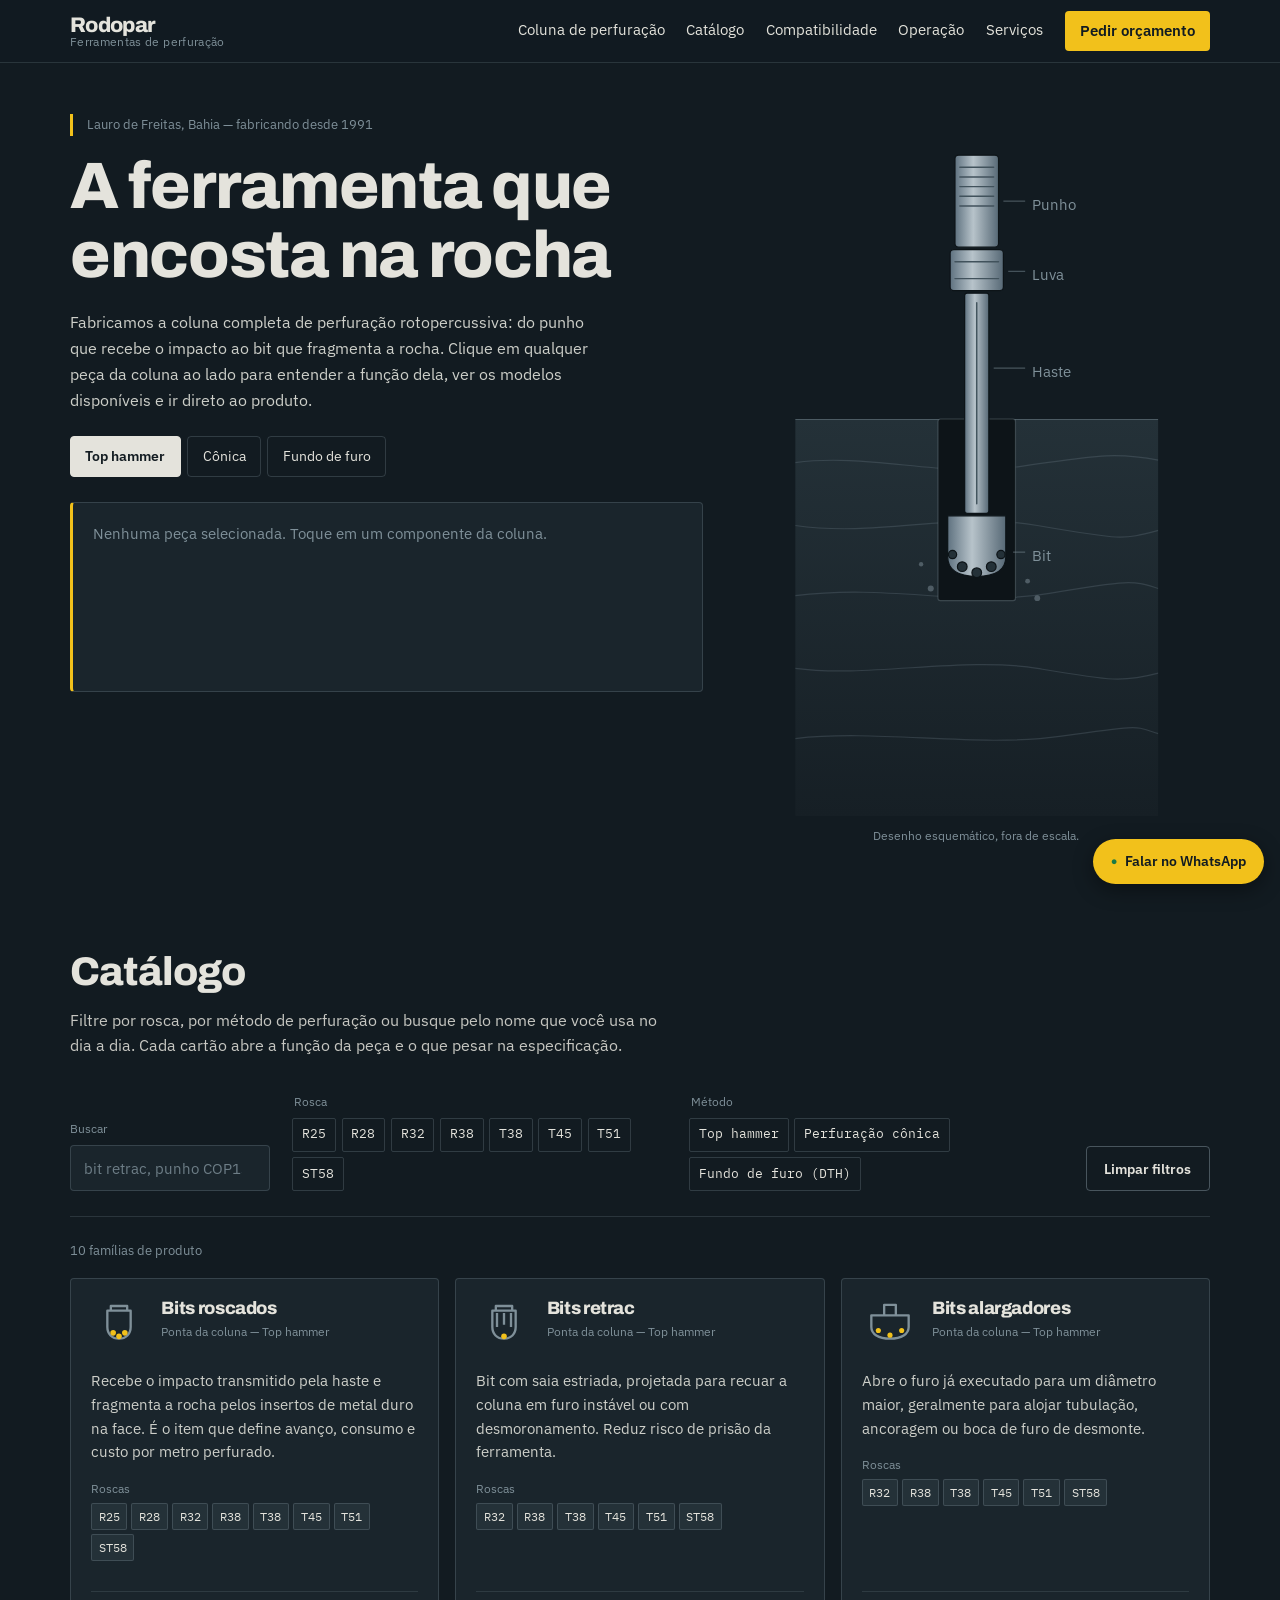
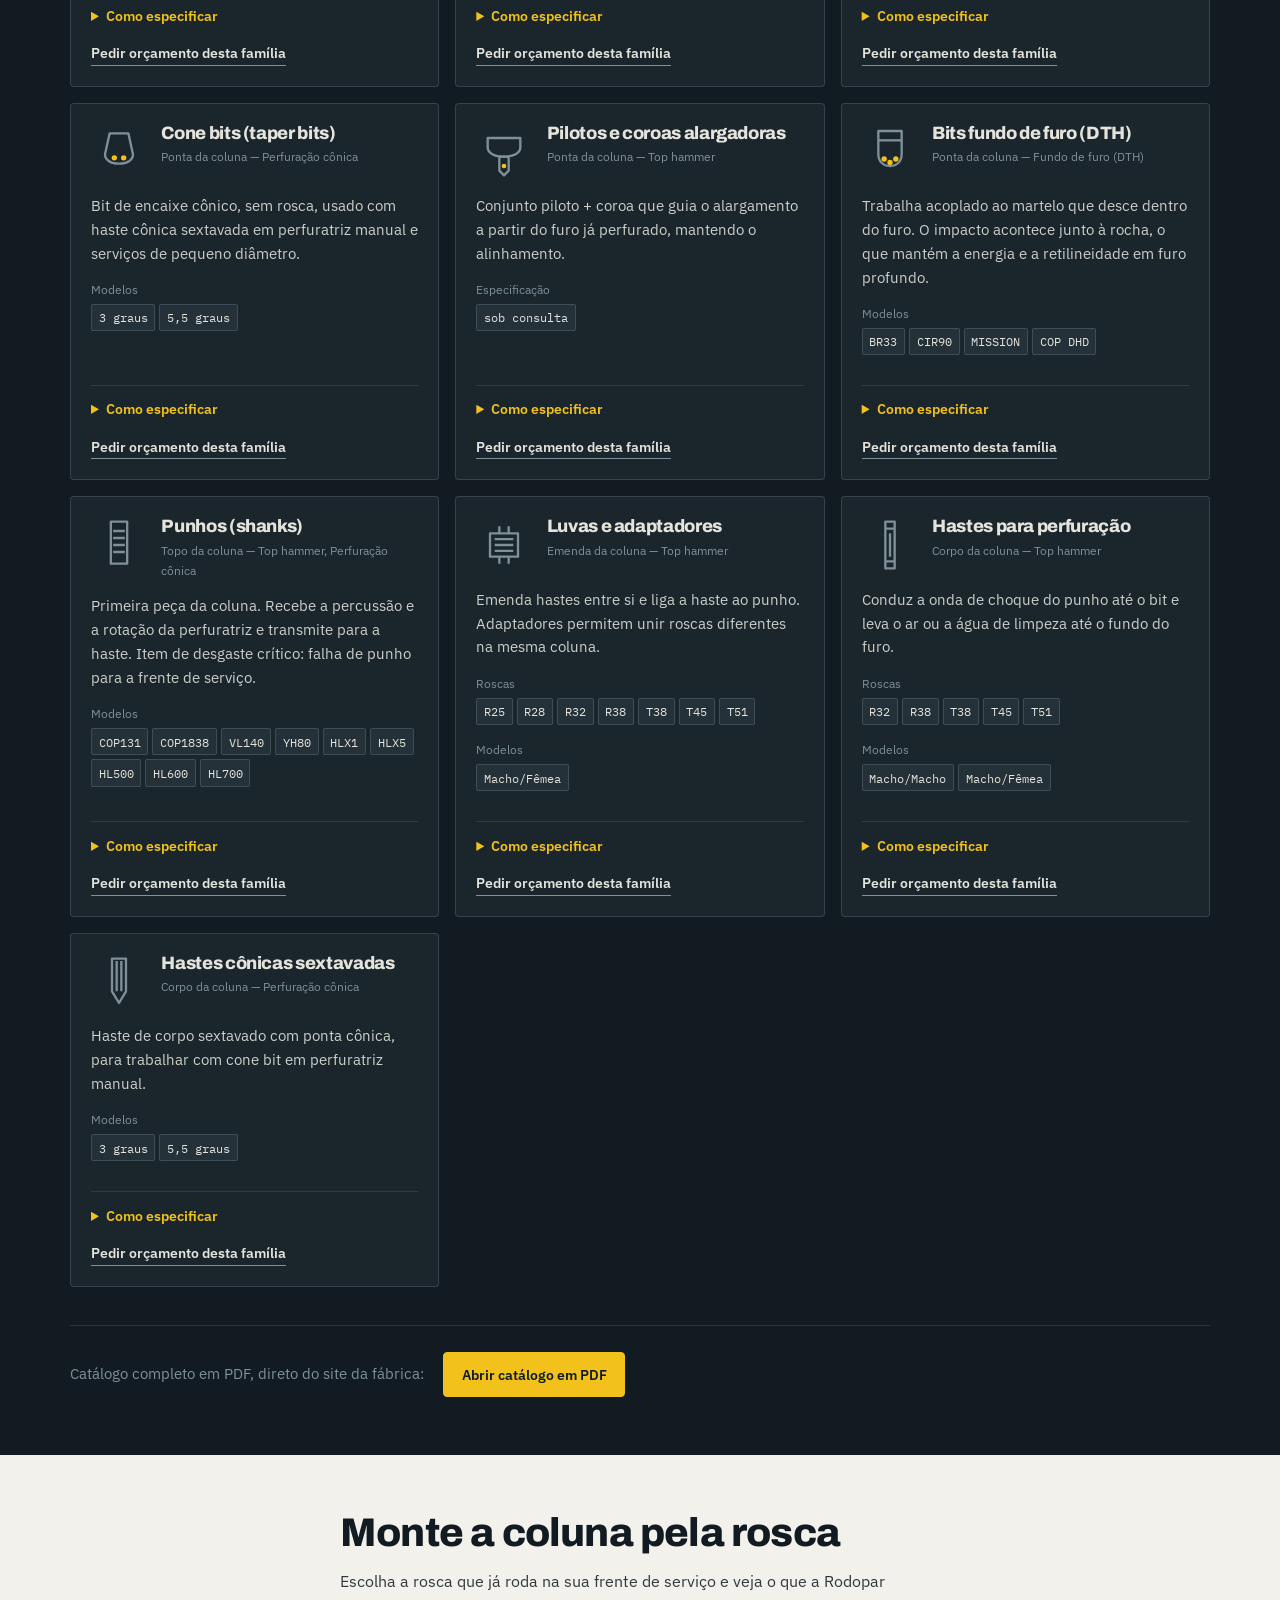
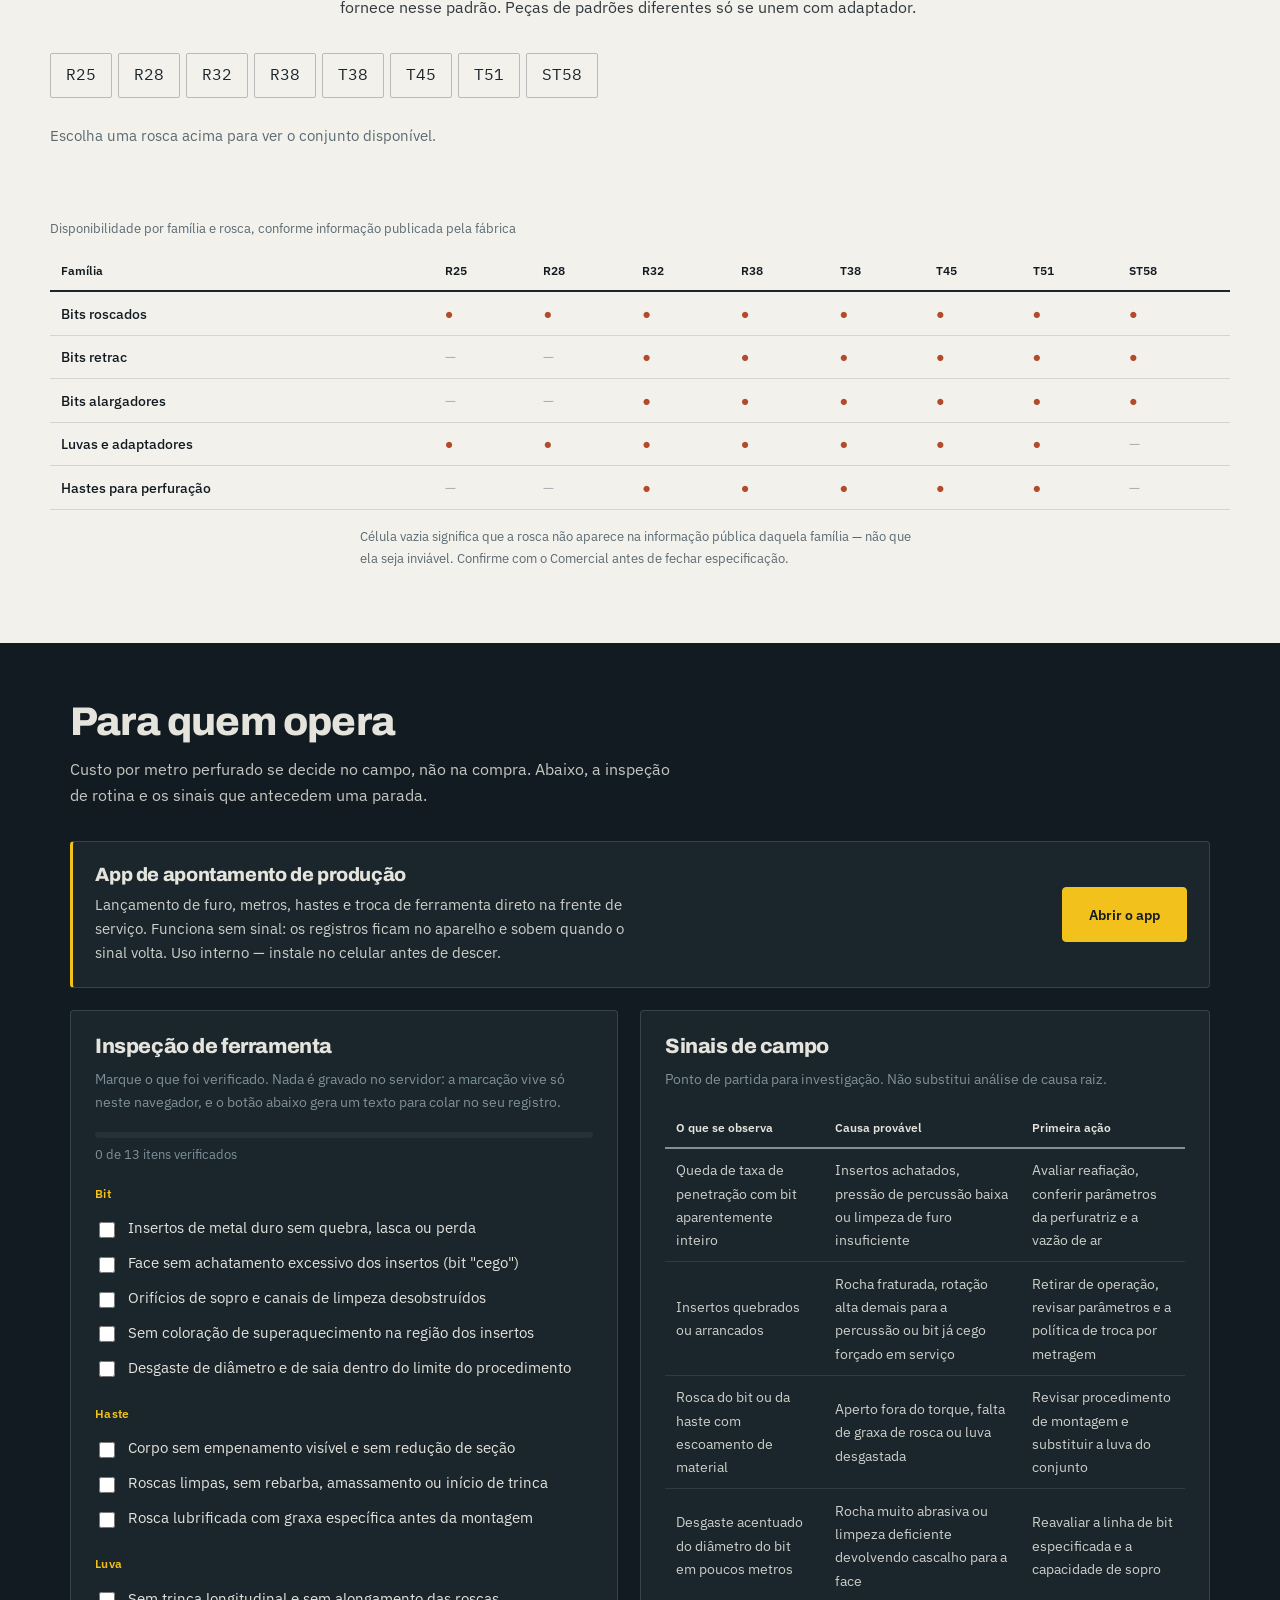
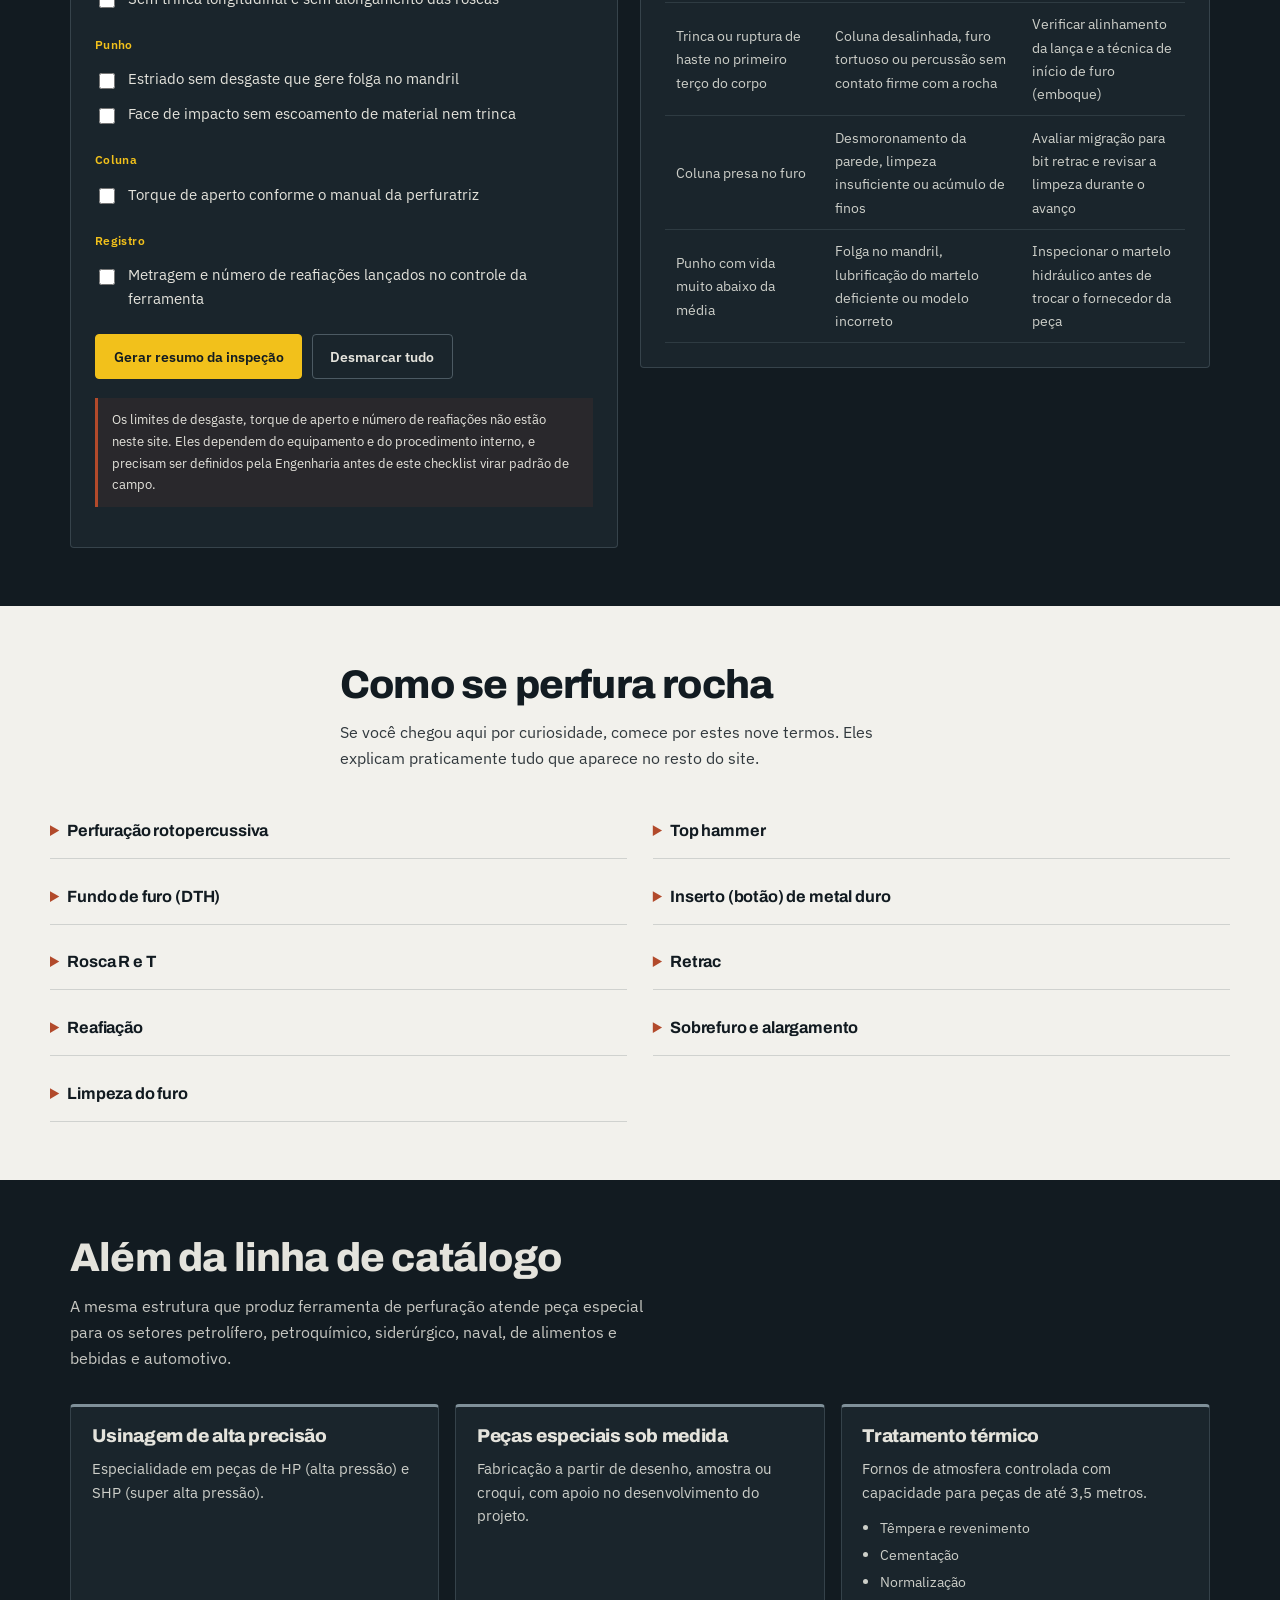
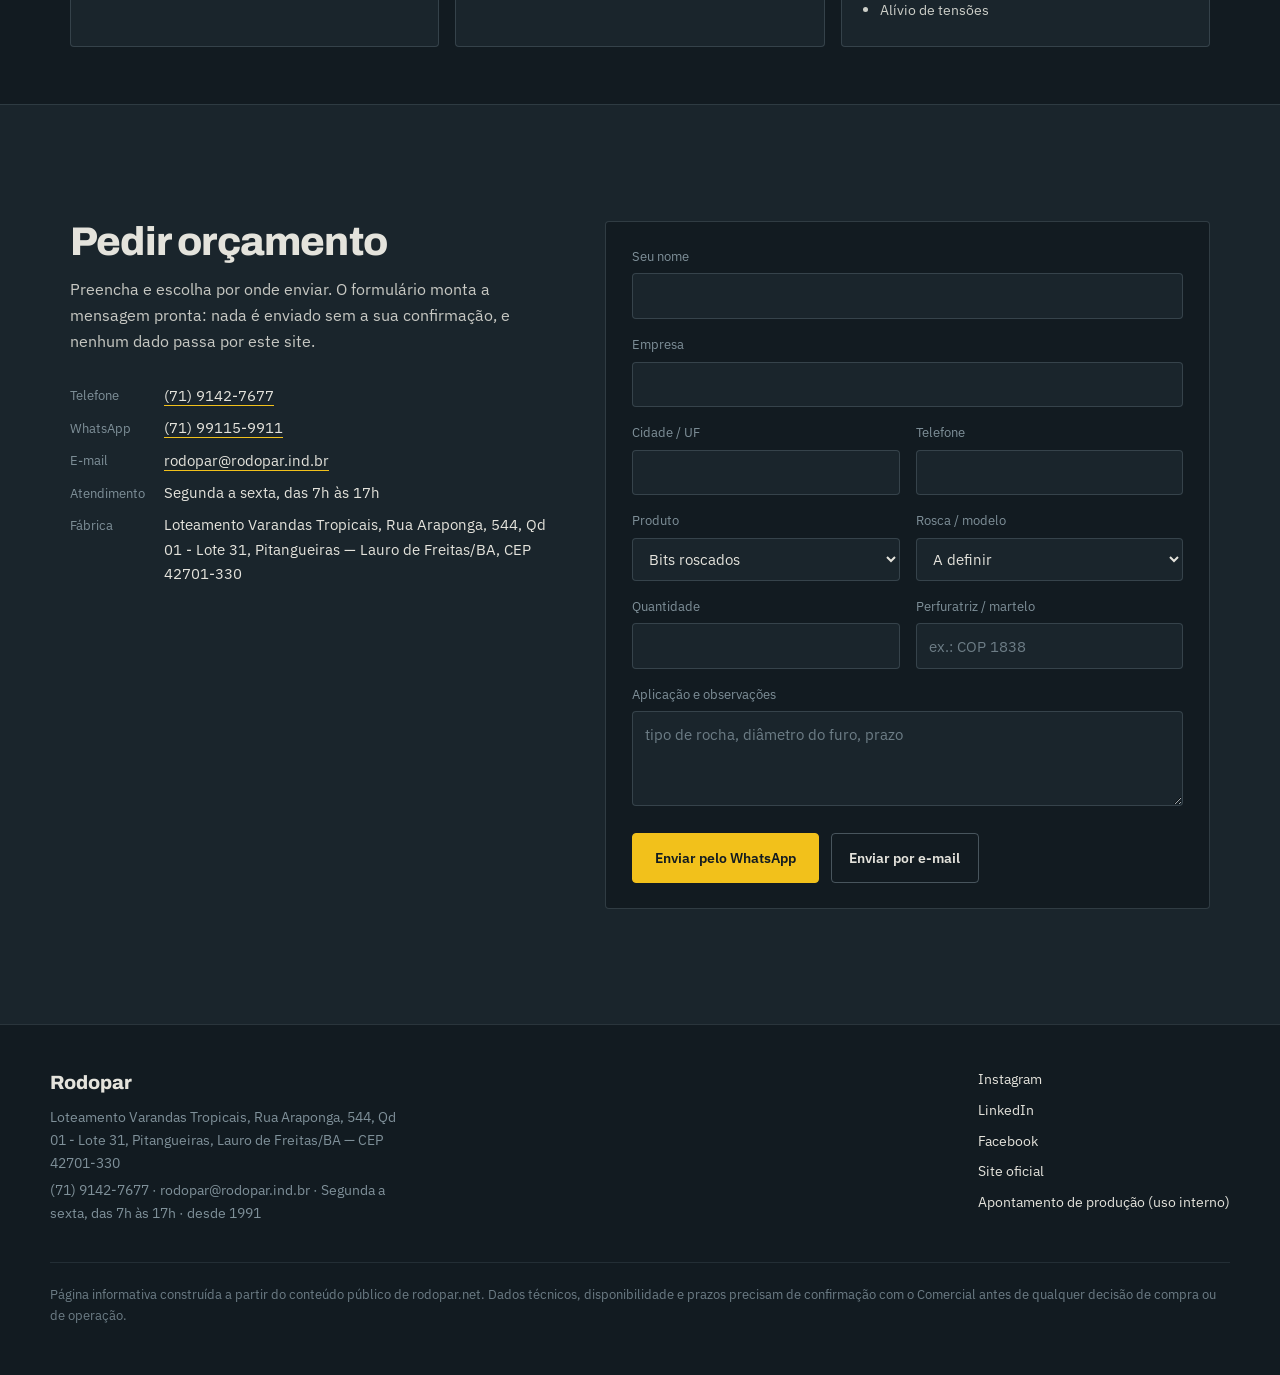
<file: index.html>
<!DOCTYPE html>
<html lang="pt-BR">
<head>
<meta charset="utf-8">
<meta name="viewport" content="width=device-width, initial-scale=1">
<title>Rodopar — Ferramentas de perfuração para mineração</title>
<meta name="description" content="Fabricante brasileiro de ferramentas de perfuração para mineração desde 1991: bits roscados, retrac, alargadores, cone bits, hastes, luvas, punhos e bits fundo de furo. Catálogo interativo, compatibilidade de roscas e guia de operação.">
<meta name="theme-color" content="#121B21">
<meta property="og:title" content="Rodopar — Ferramentas de perfuração para mineração">
<meta property="og:description" content="Bits, hastes, luvas, punhos e bits DTH. Catálogo interativo e guia de coluna de perfuração.">
<meta property="og:type" content="website">
<link rel="icon" href="data:image/svg+xml,%3Csvg%20xmlns%3D%22http%3A%2F%2Fwww.w3.org%2F2000%2Fsvg%22%20viewBox%3D%220%200%2064%2064%22%3E%3Crect%20width%3D%2264%22%20height%3D%2264%22%20rx%3D%2210%22%20fill%3D%22%23121b21%22%2F%3E%3Crect%20x%3D%2227%22%20y%3D%228%22%20width%3D%2210%22%20height%3D%2222%22%20fill%3D%22%238fa2ad%22%2F%3E%3Cpath%20d%3D%22M18%2032h28v14c0%207-6%2011-14%2011s-14-4-14-11z%22%20fill%3D%22%23f2c11b%22%2F%3E%3Ccircle%20cx%3D%2225%22%20cy%3D%2249%22%20r%3D%223.4%22%20fill%3D%22%23121b21%22%2F%3E%3Ccircle%20cx%3D%2232%22%20cy%3D%2252%22%20r%3D%223.4%22%20fill%3D%22%23121b21%22%2F%3E%3Ccircle%20cx%3D%2239%22%20cy%3D%2249%22%20r%3D%223.4%22%20fill%3D%22%23121b21%22%2F%3E%3C%2Fsvg%3E">
<link rel="preconnect" href="https://fonts.googleapis.com">
<link rel="preconnect" href="https://fonts.gstatic.com" crossorigin>
<link href="https://fonts.googleapis.com/css2?family=Archivo:wght@500;700;800&family=IBM+Plex+Mono:wght@400;500&family=IBM+Plex+Sans:wght@400;500;600&display=swap" rel="stylesheet">
<style>
/* =============================================================
   Rodopar — estilo.css
   Paleta: aço azulado (têmpera), cinza carbeto, poeira de rocha,
   amarelo de sinalização de mina e óxido de ferro para alertas.
   Tipografia: Archivo (títulos) + IBM Plex Sans (texto)
               + IBM Plex Mono só em códigos de rosca.
   ============================================================= */

:root{
  --aco-900:#121b21;
  --aco-800:#1a252c;
  --aco-700:#243138;
  --aco-600:#33434c;
  --carbeto:#7f9099;
  --poeira:#e4e3dc;
  --poeira-clara:#f2f1ec;
  --branco:#fbfbf9;
  --sinal:#f2c11b;
  --sinal-escuro:#c69a06;
  --oxido:#b24a2b;

  --fonte-titulo:'Archivo','Helvetica Neue',Arial,sans-serif;
  --fonte-texto:'IBM Plex Sans','Segoe UI',Roboto,sans-serif;
  --fonte-cod:'IBM Plex Mono',ui-monospace,monospace;

  --largura:1180px;
  --raio:4px;
  --borda:1px solid rgba(127,144,153,.28);
}

*{box-sizing:border-box}

html{scroll-behavior:smooth}
@media (prefers-reduced-motion:reduce){
  html{scroll-behavior:auto}
  *,*::before,*::after{animation-duration:.001ms !important;transition-duration:.001ms !important}
}

body{
  margin:0;
  background:var(--aco-900);
  color:var(--poeira);
  font-family:var(--fonte-texto);
  font-size:16px;
  line-height:1.62;
  -webkit-font-smoothing:antialiased;
}

h1,h2,h3{font-family:var(--fonte-titulo);font-weight:800;line-height:1.06;letter-spacing:-.02em;margin:0}
p{margin:0 0 1rem}
a{color:inherit}

:focus-visible{outline:2px solid var(--sinal);outline-offset:3px}

.pular{
  position:absolute;left:-999px;top:0;z-index:60;
  background:var(--sinal);color:var(--aco-900);padding:.7rem 1rem;font-weight:600;
}
.pular:focus{left:.5rem;top:.5rem}

/* ---------------- topo ---------------- */
.topo{
  position:sticky;top:0;z-index:50;
  background:rgba(18,27,33,.94);
  backdrop-filter:blur(8px);
  border-bottom:1px solid rgba(127,144,153,.22);
}
.topo__interno{
  max-width:var(--largura);margin:0 auto;padding:.7rem 1.25rem;
  display:flex;align-items:center;gap:1rem;flex-wrap:wrap;
}
.marca{text-decoration:none;display:flex;flex-direction:column;line-height:1.1;margin-right:auto}
.marca__nome{font-family:var(--fonte-titulo);font-weight:800;font-size:1.32rem;letter-spacing:-.03em}
.marca__desc{font-size:.72rem;color:var(--carbeto);letter-spacing:.03em}

.nav{display:flex;align-items:center;gap:1.35rem;flex-wrap:wrap}
.nav a{
  text-decoration:none;font-size:.92rem;color:var(--poeira);
  padding:.2rem 0;border-bottom:2px solid transparent;
}
.nav a:hover{border-bottom-color:var(--sinal)}
.nav .nav__cta{
  background:var(--sinal);color:var(--aco-900);font-weight:600;
  padding:.5rem .95rem;border-radius:var(--raio);border-bottom:none;
}
.nav .nav__cta:hover{background:#ffd23f;border-bottom:none}

.menu-botao{
  display:none;align-items:center;gap:.5rem;
  background:none;border:var(--borda);color:var(--poeira);
  border-radius:var(--raio);padding:.45rem .8rem;font:inherit;font-size:.85rem;cursor:pointer;
}
.menu-botao__barra{width:16px;height:2px;background:currentColor;box-shadow:0 5px 0 currentColor,0 -5px 0 currentColor}

@media (max-width:860px){
  .menu-botao{display:inline-flex}
  .nav{display:none;width:100%;flex-direction:column;align-items:stretch;gap:0;padding-top:.5rem}
  .nav.nav--aberta{display:flex}
  .nav a{padding:.75rem .2rem;border-bottom:1px solid rgba(127,144,153,.16)}
  .nav .nav__cta{margin-top:.6rem;text-align:center}
}

/* ---------------- hero ---------------- */
.hero{
  max-width:var(--largura);margin:0 auto;padding:3.2rem 1.25rem 3rem;
  display:grid;grid-template-columns:1.15fr .85fr;gap:2.5rem;align-items:start;
}
.hero__origem{
  font-size:.82rem;color:var(--carbeto);margin:0 0 1rem;
  padding-left:.85rem;border-left:3px solid var(--sinal);
}
.hero__titulo{font-size:clamp(2.4rem,5.4vw,4.1rem);max-width:15ch}
.hero__resumo{margin-top:1.2rem;max-width:52ch;color:#cdcfc9}

.metodo{display:flex;gap:.4rem;flex-wrap:wrap;margin:1.4rem 0 1.6rem}
.metodo__opcao{
  font:inherit;font-size:.88rem;cursor:pointer;
  background:transparent;color:var(--poeira);
  border:var(--borda);border-radius:var(--raio);padding:.5rem .9rem;
}
.metodo__opcao[aria-pressed="true"]{background:var(--poeira);color:var(--aco-900);border-color:var(--poeira);font-weight:600}

.peca-info{
  border:var(--borda);border-left:3px solid var(--sinal);
  background:var(--aco-800);border-radius:var(--raio);
  padding:1.15rem 1.25rem;min-height:190px;
}
.peca-info__vazio{color:var(--carbeto);font-size:.92rem;margin:0}
.peca-info h3{font-size:1.28rem;margin-bottom:.5rem}
.peca-info__papel{font-size:.76rem;color:var(--sinal);margin:0 0 .55rem;letter-spacing:.04em}
.peca-info p{font-size:.94rem;margin-bottom:.7rem}
.peca-info__lista{display:flex;flex-wrap:wrap;gap:.35rem;margin:0 0 .9rem;padding:0;list-style:none}
.peca-info__lista li{
  font-family:var(--fonte-cod);font-size:.78rem;
  background:var(--aco-700);border:1px solid rgba(127,144,153,.3);
  border-radius:2px;padding:.18rem .45rem;
}
.peca-info__acao{display:inline-block;text-decoration:none;font-size:.88rem;font-weight:600;color:var(--sinal);border-bottom:1px solid var(--sinal)}

/* ---------------- diagrama da coluna ---------------- */
.hero__grafico{position:relative}
.coluna{width:100%;height:auto;display:block;max-height:78vh;margin-inline:auto}
.coluna__nota{font-size:.74rem;color:var(--carbeto);text-align:center;margin:.6rem 0 0}

.estrato path{fill:none;stroke:rgba(127,144,153,.24);stroke-width:1}
.superficie{stroke:var(--carbeto);stroke-width:1.4;opacity:.6}
.furo{fill:#0d1418;stroke:rgba(127,144,153,.35);stroke-width:1}
.pó circle{fill:var(--carbeto);opacity:.5}

.peca{cursor:pointer}
.peca__alvo{fill:transparent}
.peca__corpo{fill:url(#gradAco);stroke:#0d1418;stroke-width:1}
.peca__detalhe path{fill:none;stroke:#41525c;stroke-width:1.2;stroke-linecap:round}
.peca__botoes circle{fill:var(--aco-700);stroke:#0d1418;stroke-width:1}
.peca__rotulo{
  font-family:var(--fonte-texto);font-size:12px;fill:var(--carbeto);
  dominant-baseline:middle;
}
.peca__linha{stroke:rgba(127,144,153,.5);stroke-width:1}

.peca:hover .peca__corpo,
.peca:focus-visible .peca__corpo{stroke:var(--sinal);stroke-width:2}
.peca:hover .peca__rotulo,
.peca:focus-visible .peca__rotulo{fill:var(--poeira)}
.peca:focus{outline:none}

.peca[data-ativa="true"] .peca__corpo{stroke:var(--sinal);stroke-width:2.4}
.peca[data-ativa="true"] .peca__rotulo{fill:var(--sinal);font-weight:600}
.peca[data-ativa="true"] .peca__botoes circle{fill:var(--sinal-escuro)}
.peca--externa .peca__corpo{fill:#3c4a53}

/* o atributo hidden nao vale dentro de SVG: precisa da regra abaixo */
.conjunto[hidden]{display:none}

/* revelação única no carregamento */
.conjunto:not([hidden]) .peca{animation:surgir .5s ease-out both}
.conjunto:not([hidden]) .peca:nth-of-type(2){animation-delay:.08s}
.conjunto:not([hidden]) .peca:nth-of-type(3){animation-delay:.16s}
.conjunto:not([hidden]) .peca:nth-of-type(4){animation-delay:.24s}
@keyframes surgir{from{opacity:0;transform:translateY(-14px)}to{opacity:1;transform:none}}

@media (max-width:900px){
  .hero{grid-template-columns:1fr;padding-top:2.2rem}
  .hero__grafico{order:-1}
  .coluna{max-width:330px;max-height:none}
}

/* ---------------- seções ---------------- */
.secao{max-width:var(--largura);margin:0 auto;padding:3.6rem 1.25rem}
.secao--claro{
  max-width:none;background:var(--poeira-clara);color:var(--aco-900);
}
.secao--claro > *{max-width:var(--largura);margin-inline:auto}
.secao--escuro{max-width:none;background:var(--aco-800);border-top:1px solid rgba(127,144,153,.2)}
.secao--escuro > *{max-width:var(--largura);margin-inline:auto}

.secao__cabeca{margin-bottom:2rem;max-width:60ch}
.secao__titulo{font-size:clamp(1.7rem,3.2vw,2.5rem)}
.secao__intro{margin-top:.9rem;color:inherit;opacity:.86;font-size:1rem}

.rotulo{font-size:.78rem;color:var(--carbeto);display:block;margin-bottom:.4rem}
.secao--claro .rotulo{color:#5b6a72}

/* ---------------- filtros ---------------- */
.filtros{
  display:grid;grid-template-columns:minmax(200px,1fr) auto auto auto;
  gap:1.4rem;align-items:end;padding-bottom:1.6rem;
  border-bottom:1px solid rgba(127,144,153,.22);
}
.filtros__grupo{border:none;margin:0;padding:0;min-width:0}
.filtros__busca input{
  width:100%;font:inherit;font-size:.95rem;color:var(--poeira);
  background:var(--aco-800);border:var(--borda);border-radius:var(--raio);padding:.6rem .8rem;
}
.filtros__busca input::placeholder{color:#6d7d86}

.chips{display:flex;flex-wrap:wrap;gap:.35rem}
.chip{
  font:inherit;font-family:var(--fonte-cod);font-size:.8rem;cursor:pointer;
  background:transparent;color:var(--poeira);
  border:var(--borda);border-radius:2px;padding:.34rem .55rem;
}
.chip[aria-pressed="true"]{background:var(--sinal);border-color:var(--sinal);color:var(--aco-900);font-weight:500}
.chips--grande .chip{font-size:1rem;padding:.55rem .95rem}
.secao--claro .chip{color:var(--aco-800);border-color:rgba(36,49,56,.28)}
.secao--claro .chip[aria-pressed="true"]{background:var(--aco-800);border-color:var(--aco-800);color:var(--poeira-clara)}

.botao{
  display:inline-block;font:inherit;font-size:.9rem;font-weight:600;cursor:pointer;
  text-decoration:none;text-align:center;
  background:var(--sinal);color:var(--aco-900);
  border:1px solid var(--sinal);border-radius:var(--raio);padding:.62rem 1.1rem;
}
.botao:hover{background:#ffd23f}
.botao--vazio{background:transparent;color:inherit;border-color:rgba(127,144,153,.5)}
.botao--vazio:hover{background:rgba(127,144,153,.14)}
.botao--destaque{padding:.75rem 1.4rem}

.contagem{font-size:.84rem;color:var(--carbeto);margin:1.4rem 0 1rem}

/* ---------------- grade de produtos ---------------- */
.grade{display:grid;grid-template-columns:repeat(auto-fill,minmax(280px,1fr));gap:1rem}

.cartao{
  background:var(--aco-800);border:var(--borda);border-radius:var(--raio);
  padding:1.25rem;display:flex;flex-direction:column;
}
.cartao__topo{display:flex;align-items:flex-start;gap:.9rem;margin-bottom:.9rem}
.cartao__icone{flex:0 0 56px;width:56px;height:56px}
.cartao__icone svg{width:100%;height:100%}
.cartao__icone .traco{fill:none;stroke:var(--carbeto);stroke-width:2;stroke-linejoin:round}
.cartao__icone .cheio{fill:var(--sinal);stroke:none}
.cartao__nome{font-size:1.12rem;margin-bottom:.2rem}
.cartao__posicao{font-size:.78rem;color:var(--carbeto);margin:0}

.cartao__funcao{font-size:.92rem;margin-bottom:.9rem;color:#cdcfc9}

.cartao__dados{margin:0 0 .9rem}
.cartao__dados dt{font-size:.74rem;color:var(--carbeto);margin-bottom:.3rem}
.cartao__dados dd{margin:0 0 .7rem}
.cod{
  display:inline-block;font-family:var(--fonte-cod);font-size:.78rem;
  background:var(--aco-700);border:1px solid rgba(127,144,153,.3);
  border-radius:2px;padding:.16rem .42rem;margin:0 .25rem .25rem 0;
}

.cartao__detalhe{margin-top:auto;border-top:1px solid rgba(127,144,153,.2);padding-top:.8rem}
.cartao__detalhe summary{cursor:pointer;font-size:.88rem;font-weight:600;color:var(--sinal)}
.cartao__detalhe p{font-size:.9rem;margin:.7rem 0 0;color:#cdcfc9}

.selo-verificar{
  display:block;margin-top:.8rem;font-size:.8rem;line-height:1.5;
  border-left:3px solid var(--oxido);padding:.5rem .7rem;background:rgba(178,74,43,.12);
}
.cartao__cta{
  margin-top:.9rem;font-size:.88rem;font-weight:600;text-decoration:none;
  color:var(--poeira);border-bottom:1px solid var(--carbeto);align-self:flex-start;
}
.cartao__cta:hover{color:var(--sinal);border-bottom-color:var(--sinal)}

.vazio{
  grid-column:1/-1;border:1px dashed rgba(127,144,153,.4);border-radius:var(--raio);
  padding:2rem;text-align:center;color:var(--carbeto);
}

.catalogo-pdf{
  margin-top:2.4rem;padding-top:1.6rem;border-top:1px solid rgba(127,144,153,.22);
  display:flex;align-items:center;gap:1.2rem;flex-wrap:wrap;
}
.catalogo-pdf p{margin:0;font-size:.94rem;color:var(--carbeto)}

/* ---------------- compatibilidade ---------------- */
.seletor-rosca{margin-bottom:1.6rem}
.resultado-rosca{margin-bottom:2.2rem;min-height:60px}
.resultado-rosca__caixa{
  background:var(--branco);border:1px solid rgba(36,49,56,.16);
  border-left:3px solid var(--aco-800);border-radius:var(--raio);padding:1.2rem 1.35rem;
}
.resultado-rosca h3{font-size:1.2rem;margin-bottom:.7rem}
.resultado-rosca ul{margin:0;padding-left:1.1rem}
.resultado-rosca li{margin-bottom:.35rem}
.resultado-rosca__nada{color:#5b6a72;font-size:.94rem;margin:0}
.resultado-rosca a{font-weight:600}

.tabela-envolve{overflow-x:auto;-webkit-overflow-scrolling:touch}
.tabela{width:100%;border-collapse:collapse;font-size:.9rem;min-width:600px}
.tabela caption{text-align:left;font-size:.8rem;color:#5b6a72;padding-bottom:.7rem}
.tabela th,.tabela td{padding:.6rem .7rem;text-align:left;border-bottom:1px solid rgba(36,49,56,.14)}
.tabela thead th{font-size:.78rem;font-weight:600;border-bottom:2px solid var(--aco-800);white-space:nowrap}
.tabela tbody th{font-weight:500}
.tabela td[data-tem="1"]{color:var(--aco-900);font-weight:600}
.tabela td[data-tem="0"]{color:#a9b2b7}
.marca-sim{color:var(--oxido)}

.oculto-visual{
  position:absolute;width:1px;height:1px;overflow:hidden;
  clip:rect(0 0 0 0);white-space:nowrap;
}

.aviso{font-size:.84rem;color:#5b6a72;margin-top:1rem;max-width:70ch}
.aviso--forte{
  border-left:3px solid var(--oxido);padding:.7rem .9rem;
  background:rgba(178,74,43,.1);color:inherit;margin-top:1.2rem;
}

/* ---------------- acesso ao app do operador ---------------- */
.app-operador{
  display:flex;gap:1.5rem;align-items:center;flex-wrap:wrap;
  background:var(--aco-800);border:var(--borda);border-left:3px solid var(--sinal);
  border-radius:var(--raio);padding:1.4rem;margin-bottom:1.4rem;
}
.app-operador > div{flex:1 1 340px}
.app-operador__titulo{font-size:1.2rem;margin-bottom:.5rem}
.app-operador__texto{font-size:.92rem;color:#cdcfc9;margin:0;max-width:62ch}
.app-operador .botao{flex:0 0 auto;padding:.9rem 1.6rem}

/* ---------------- operação ---------------- */
.operacao{display:grid;grid-template-columns:1fr 1fr;gap:1.4rem;align-items:start}
.painel{background:var(--aco-800);border:var(--borda);border-radius:var(--raio);padding:1.5rem}
.painel__titulo{font-size:1.3rem;margin-bottom:.7rem}
.painel__ajuda{font-size:.88rem;color:var(--carbeto)}
.painel .tabela{min-width:520px}
.painel .tabela caption{color:var(--carbeto)}
.painel .tabela th,.painel .tabela td{border-bottom-color:rgba(127,144,153,.2)}
.painel .tabela thead th{border-bottom:2px solid var(--carbeto);color:var(--poeira)}
.painel .tabela td{color:#cdcfc9}

.progresso{margin:1.1rem 0}
.progresso__barra{height:6px;background:var(--aco-700);border-radius:3px;overflow:hidden}
.progresso__barra span{display:block;height:100%;width:0;background:var(--sinal);transition:width .25s ease}
.progresso__texto{font-size:.8rem;color:var(--carbeto);margin:.45rem 0 0}

.checklist__grupo{margin-bottom:1.1rem}
.checklist__grupo h4{
  font-family:var(--fonte-texto);font-size:.78rem;font-weight:600;color:var(--sinal);
  margin:0 0 .5rem;letter-spacing:.03em;
}
.checklist__item{display:flex;gap:.6rem;align-items:flex-start;padding:.32rem 0;font-size:.92rem;cursor:pointer}
.checklist__item input{margin-top:.35rem;accent-color:var(--sinal);width:16px;height:16px;flex:0 0 auto}
.checklist__item input:checked + span{color:var(--carbeto);text-decoration:line-through}

.painel__acoes{display:flex;gap:.6rem;flex-wrap:wrap;margin-top:1rem}
.resumo{
  margin-top:1rem;background:var(--aco-900);border:var(--borda);border-radius:var(--raio);
  padding:1rem;font-family:var(--fonte-cod);font-size:.78rem;line-height:1.6;
  white-space:pre-wrap;max-height:280px;overflow:auto;
}

@media (max-width:900px){
  .operacao{grid-template-columns:1fr}
  .filtros{grid-template-columns:1fr}
}

/* ---------------- glossário ---------------- */
.glossario{display:grid;grid-template-columns:1fr 1fr;gap:.7rem 1.6rem}
.termo{border-bottom:1px solid rgba(36,49,56,.16)}
.termo summary{
  cursor:pointer;padding:.85rem 0;font-family:var(--fonte-titulo);
  font-weight:700;font-size:1.02rem;letter-spacing:-.01em;
}
.termo summary::marker{color:var(--oxido)}
.termo p{font-size:.92rem;margin:0 0 1rem;max-width:56ch;color:#3d4a51}

@media (max-width:760px){ .glossario{grid-template-columns:1fr} }

/* ---------------- serviços ---------------- */
.servicos{display:grid;grid-template-columns:repeat(auto-fit,minmax(260px,1fr));gap:1rem}
.servico{
  border:var(--borda);border-top:3px solid var(--carbeto);border-radius:var(--raio);
  padding:1.3rem;background:var(--aco-800);
}
.servico h3{font-size:1.16rem;margin-bottom:.6rem}
.servico p{font-size:.92rem;color:#cdcfc9;margin-bottom:.7rem}
.servico ul{margin:0;padding-left:1.1rem;font-size:.9rem;color:#cdcfc9}
.servico li{margin-bottom:.25rem}

/* ---------------- orçamento ---------------- */
.orcamento{display:grid;grid-template-columns:.9fr 1.1fr;gap:2.5rem;padding:3.6rem 1.25rem}
.contato{margin:1.8rem 0 0;display:grid;grid-template-columns:auto 1fr;gap:.5rem 1.2rem;font-size:.94rem}
.contato dt{color:var(--carbeto);font-size:.82rem;padding-top:.1rem}
.contato dd{margin:0}
.contato a{text-decoration:none;border-bottom:1px solid var(--sinal)}

.form{background:var(--aco-900);border:var(--borda);border-radius:var(--raio);padding:1.6rem}
.form__linha{margin-bottom:1rem}
.form__duplo{display:grid;grid-template-columns:1fr 1fr;gap:1rem}
.form label{display:block;font-size:.8rem;color:var(--carbeto);margin-bottom:.35rem}
.form input,.form select,.form textarea{
  width:100%;font:inherit;font-size:.95rem;color:var(--poeira);
  background:var(--aco-800);border:var(--borda);border-radius:var(--raio);padding:.6rem .75rem;
}
.form textarea{resize:vertical}
.form input::placeholder,.form textarea::placeholder{color:#6d7d86}
.form input[aria-invalid="true"],.form select[aria-invalid="true"]{border-color:var(--oxido)}
.form__erro{color:#e8886a;font-size:.86rem;margin:0 0 1rem}
.form__acoes{display:flex;gap:.7rem;flex-wrap:wrap;margin-top:1.2rem}

@media (max-width:900px){
  .orcamento{grid-template-columns:1fr;gap:2rem}
  .form__duplo{grid-template-columns:1fr;gap:0}
}

/* ---------------- rodapé ---------------- */
.rodape{border-top:1px solid rgba(127,144,153,.22);padding:2.6rem 1.25rem 3rem;background:var(--aco-900)}
.rodape__interno{
  max-width:var(--largura);margin:0 auto;display:flex;gap:2rem;
  justify-content:space-between;flex-wrap:wrap;
}
.rodape__marca{font-family:var(--fonte-titulo);font-weight:800;font-size:1.2rem;margin:0 0 .5rem}
.rodape__linha{font-size:.88rem;color:var(--carbeto);margin:0 0 .3rem;max-width:44ch}
.rodape__redes{display:flex;flex-direction:column;gap:.4rem;font-size:.9rem}
.rodape__redes a{text-decoration:none;color:var(--poeira);border-bottom:1px solid transparent;align-self:flex-start}
.rodape__redes a:hover{border-bottom-color:var(--sinal)}
.rodape__nota{
  max-width:var(--largura);margin:2rem auto 0;padding-top:1.4rem;
  border-top:1px solid rgba(127,144,153,.16);
  font-size:.8rem;color:#6d7d86;
}

/* ---------------- botão flutuante ---------------- */
.zap-flutuante{
  position:fixed;right:1rem;bottom:1rem;z-index:45;
  display:inline-flex;align-items:center;gap:.5rem;
  background:var(--sinal);color:var(--aco-900);text-decoration:none;
  font-size:.88rem;font-weight:600;padding:.7rem 1.1rem;border-radius:999px;
  box-shadow:0 6px 20px rgba(0,0,0,.4);
}
.zap-flutuante span{color:#1c7a45;font-size:.7rem}
.zap-flutuante:hover{background:#ffd23f}
@media (max-width:520px){ .zap-flutuante{left:1rem;right:1rem;justify-content:center} }

</style>
</head>
<body>

<a class="pular" href="#catalogo">Ir direto para o catálogo</a>

<header class="topo" id="topo">
  <div class="topo__interno">
    <a class="marca" href="#topo">
      <span class="marca__nome">Rodopar</span>
      <span class="marca__desc">Ferramentas de perfuração</span>
    </a>

    <button class="menu-botao" id="menuBotao" aria-expanded="false" aria-controls="navPrincipal">
      <span class="menu-botao__barra"></span>
      Menu
    </button>

    <nav class="nav" id="navPrincipal" aria-label="Navegação principal">
      <a href="#coluna">Coluna de perfuração</a>
      <a href="#catalogo">Catálogo</a>
      <a href="#compatibilidade">Compatibilidade</a>
      <a href="#operacao">Operação</a>
      <a href="#servicos">Serviços</a>
      <a class="nav__cta" href="#orcamento">Pedir orçamento</a>
    </nav>
  </div>
</header>

<!-- ============================================================
     HERO + DIAGRAMA INTERATIVO DA COLUNA
     ============================================================ -->
<main>
<section class="hero" id="coluna">
  <div class="hero__texto">
    <p class="hero__origem">Lauro de Freitas, Bahia — fabricando desde 1991</p>
    <h1 class="hero__titulo">A ferramenta que encosta na rocha</h1>
    <p class="hero__resumo">
      Fabricamos a coluna completa de perfuração rotopercussiva: do punho que recebe
      o impacto ao bit que fragmenta a rocha. Clique em qualquer peça da coluna ao lado
      para entender a função dela, ver os modelos disponíveis e ir direto ao produto.
    </p>

    <div class="metodo" role="group" aria-label="Escolha o método de perfuração">
      <button class="metodo__opcao" data-metodo="tophammer" aria-pressed="true">Top hammer</button>
      <button class="metodo__opcao" data-metodo="conica" aria-pressed="false">Cônica</button>
      <button class="metodo__opcao" data-metodo="dth" aria-pressed="false">Fundo de furo</button>
    </div>

    <!-- Painel de informação da peça selecionada -->
    <div class="peca-info" id="pecaInfo" aria-live="polite">
      <p class="peca-info__vazio">Nenhuma peça selecionada. Toque em um componente da coluna.</p>
    </div>
  </div>

  <div class="hero__grafico">
    <svg class="coluna" id="colunaSvg" viewBox="0 0 300 580" role="group"
         aria-label="Diagrama da coluna de perfuração. Use Tab para navegar entre as peças.">
      <defs>
        <linearGradient id="gradRocha" x1="0" y1="0" x2="0" y2="1">
          <stop offset="0%" stop-color="#243138"/>
          <stop offset="100%" stop-color="#161f25"/>
        </linearGradient>
        <linearGradient id="gradAco" x1="0" y1="0" x2="1" y2="0">
          <stop offset="0%" stop-color="#5f7280"/>
          <stop offset="42%" stop-color="#b7c3ca"/>
          <stop offset="100%" stop-color="#576976"/>
        </linearGradient>
        <clipPath id="cortaRocha"><rect x="0" y="252" width="300" height="328"/></clipPath>
      </defs>

      <!-- maciço rochoso -->
      <g clip-path="url(#cortaRocha)" aria-hidden="true">
        <rect x="0" y="252" width="300" height="328" fill="url(#gradRocha)"/>
        <g class="estrato">
          <path d="M0 288 C60 280 120 300 180 292 S260 278 300 286"/>
          <path d="M0 340 C70 350 130 328 200 340 S270 352 300 344"/>
          <path d="M0 398 C80 388 140 408 210 396 S280 386 300 392"/>
          <path d="M0 458 C60 466 140 448 200 458 S270 470 300 462"/>
          <path d="M0 516 C70 508 150 524 220 514 S280 506 300 512"/>
        </g>
        <path class="superficie" d="M0 252 H300"/>
      </g>

      <!-- ---------- TOP HAMMER ---------- -->
      <g class="conjunto" data-conjunto="tophammer">
        <!-- furo -->
        <rect class="furo" x="118" y="252" width="64" height="150" rx="2"/>

        <g class="peca" data-peca="punhos" tabindex="0" role="button"
           aria-label="Punho, primeira peça da coluna">
          <rect class="peca__corpo" x="132" y="34" width="36" height="76" rx="3"/>
          <g class="peca__detalhe">
            <path d="M136 44h28M136 52h28M136 60h28M136 68h28M136 76h28"/>
          </g>
          <rect class="peca__alvo" x="120" y="28" width="60" height="88"/>
          <text class="peca__rotulo" x="196" y="76">Punho</text>
          <path class="peca__linha" d="M172 72h18"/>
        </g>

        <g class="peca" data-peca="luvas" tabindex="0" role="button"
           aria-label="Luva de emenda">
          <rect class="peca__corpo" x="128" y="112" width="44" height="34" rx="3"/>
          <g class="peca__detalhe"><path d="M132 122h36M132 136h36"/></g>
          <rect class="peca__alvo" x="120" y="110" width="60" height="38"/>
          <text class="peca__rotulo" x="196" y="134">Luva</text>
          <path class="peca__linha" d="M176 130h14"/>
        </g>

        <g class="peca" data-peca="hastes" tabindex="0" role="button"
           aria-label="Haste de perfuração">
          <rect class="peca__corpo" x="140" y="148" width="20" height="182" rx="2"/>
          <g class="peca__detalhe"><path d="M150 156v166"/></g>
          <rect class="peca__alvo" x="126" y="148" width="48" height="182"/>
          <text class="peca__rotulo" x="196" y="214">Haste</text>
          <path class="peca__linha" d="M164 210h26"/>
        </g>

        <g class="peca" data-peca="bits-roscados" tabindex="0" role="button"
           aria-label="Bit roscado na ponta da coluna">
          <path class="peca__corpo" d="M126 332h48v34c0 10-8 16-24 16s-24-6-24-16z"/>
          <g class="peca__botoes">
            <circle cx="138" cy="374" r="4"/><circle cx="150" cy="379" r="4"/>
            <circle cx="162" cy="374" r="4"/><circle cx="130" cy="364" r="3.4"/>
            <circle cx="170" cy="364" r="3.4"/>
          </g>
          <rect class="peca__alvo" x="118" y="330" width="64" height="58"/>
          <text class="peca__rotulo" x="196" y="366">Bit</text>
          <path class="peca__linha" d="M180 362h10"/>
        </g>

        <g class="pó" aria-hidden="true">
          <circle cx="112" cy="392" r="2.5"/><circle cx="192" cy="386" r="2"/>
          <circle cx="104" cy="372" r="1.8"/><circle cx="200" cy="400" r="2.4"/>
        </g>
      </g>

      <!-- ---------- CÔNICA ---------- -->
      <g class="conjunto" data-conjunto="conica" hidden>
        <rect class="furo" x="126" y="252" width="48" height="120" rx="2"/>

        <g class="peca" data-peca="punhos" tabindex="0" role="button" aria-label="Punho">
          <rect class="peca__corpo" x="132" y="60" width="36" height="72" rx="3"/>
          <g class="peca__detalhe"><path d="M136 70h28M136 78h28M136 86h28M136 94h28"/></g>
          <rect class="peca__alvo" x="120" y="54" width="60" height="84"/>
          <text class="peca__rotulo" x="196" y="100">Punho</text>
          <path class="peca__linha" d="M172 96h18"/>
        </g>

        <g class="peca" data-peca="hastes-conicas" tabindex="0" role="button"
           aria-label="Haste cônica sextavada">
          <path class="peca__corpo" d="M138 134h24v170l-12 12-12-12z"/>
          <g class="peca__detalhe"><path d="M144 142v158M156 142v158"/></g>
          <rect class="peca__alvo" x="126" y="134" width="48" height="182"/>
          <text class="peca__rotulo" x="196" y="222">Haste sextavada</text>
          <path class="peca__linha" d="M166 218h24"/>
        </g>

        <g class="peca" data-peca="cone-bits" tabindex="0" role="button" aria-label="Cone bit">
          <path class="peca__corpo" d="M134 318h32l6 30c0 8-8 12-22 12s-22-4-22-12z"/>
          <g class="peca__botoes">
            <circle cx="142" cy="352" r="3.6"/><circle cx="150" cy="356" r="3.6"/>
            <circle cx="158" cy="352" r="3.6"/>
          </g>
          <rect class="peca__alvo" x="120" y="316" width="60" height="50"/>
          <text class="peca__rotulo" x="196" y="346">Cone bit</text>
          <path class="peca__linha" d="M176 342h14"/>
        </g>
      </g>

      <!-- ---------- DTH ---------- -->
      <g class="conjunto" data-conjunto="dth" hidden>
        <rect class="furo" x="120" y="252" width="60" height="250" rx="2"/>

        <g class="peca peca--externa" data-peca="tubo" tabindex="0" role="button"
           aria-label="Tubo de perfuração, item do equipamento">
          <rect class="peca__corpo" x="138" y="40" width="24" height="290" rx="2"/>
          <g class="peca__detalhe"><path d="M150 50v270"/></g>
          <rect class="peca__alvo" x="126" y="40" width="48" height="290"/>
          <text class="peca__rotulo" x="196" y="150">Tubo</text>
          <path class="peca__linha" d="M166 146h24"/>
        </g>

        <g class="peca peca--externa" data-peca="martelo" tabindex="0" role="button"
           aria-label="Martelo de fundo, item do equipamento">
          <rect class="peca__corpo" x="130" y="332" width="40" height="86" rx="3"/>
          <g class="peca__detalhe"><path d="M134 348h32M134 402h32"/></g>
          <rect class="peca__alvo" x="120" y="330" width="60" height="90"/>
          <text class="peca__rotulo" x="196" y="380">Martelo de fundo</text>
          <path class="peca__linha" d="M174 376h16"/>
        </g>

        <g class="peca" data-peca="bits-dth" tabindex="0" role="button" aria-label="Bit fundo de furo">
          <path class="peca__corpo" d="M126 420h48v36c0 10-8 16-24 16s-24-6-24-16z"/>
          <g class="peca__botoes">
            <circle cx="138" cy="464" r="4"/><circle cx="150" cy="469" r="4"/>
            <circle cx="162" cy="464" r="4"/><circle cx="130" cy="453" r="3.4"/>
            <circle cx="170" cy="453" r="3.4"/>
          </g>
          <rect class="peca__alvo" x="118" y="418" width="64" height="60"/>
          <text class="peca__rotulo" x="196" y="456">Bit DTH</text>
          <path class="peca__linha" d="M180 452h10"/>
        </g>
      </g>
    </svg>
    <p class="coluna__nota">Desenho esquemático, fora de escala.</p>
  </div>
</section>

<!-- ============================================================
     CATÁLOGO
     ============================================================ -->
<section class="secao" id="catalogo">
  <div class="secao__cabeca">
    <h2 class="secao__titulo">Catálogo</h2>
    <p class="secao__intro">
      Filtre por rosca, por método de perfuração ou busque pelo nome que você usa no dia a dia.
      Cada cartão abre a função da peça e o que pesar na especificação.
    </p>
  </div>

  <div class="filtros">
    <div class="filtros__busca">
      <label class="rotulo" for="busca">Buscar</label>
      <input type="search" id="busca" placeholder="bit retrac, punho COP131, T45…" autocomplete="off">
    </div>

    <fieldset class="filtros__grupo">
      <legend class="rotulo">Rosca</legend>
      <div class="chips" id="chipsRosca"></div>
    </fieldset>

    <fieldset class="filtros__grupo">
      <legend class="rotulo">Método</legend>
      <div class="chips" id="chipsMetodo"></div>
    </fieldset>

    <button class="botao botao--vazio" id="limparFiltros">Limpar filtros</button>
  </div>

  <p class="contagem" id="contagem" aria-live="polite"></p>
  <div class="grade" id="grade"></div>

  <div class="catalogo-pdf">
    <p>Catálogo completo em PDF, direto do site da fábrica:</p>
    <a class="botao" id="linkCatalogo" href="#" target="_blank" rel="noopener">Abrir catálogo em PDF</a>
  </div>
</section>

<!-- ============================================================
     COMPATIBILIDADE DE ROSCAS
     ============================================================ -->
<section class="secao secao--claro" id="compatibilidade">
  <div class="secao__cabeca">
    <h2 class="secao__titulo">Monte a coluna pela rosca</h2>
    <p class="secao__intro">
      Escolha a rosca que já roda na sua frente de serviço e veja o que a Rodopar
      fornece nesse padrão. Peças de padrões diferentes só se unem com adaptador.
    </p>
  </div>

  <div class="seletor-rosca" role="group" aria-label="Escolha a rosca">
    <div class="chips chips--grande" id="chipsSeletor"></div>
  </div>

  <div id="resultadoRosca" class="resultado-rosca" aria-live="polite"></div>

  <div class="tabela-envolve">
    <table class="tabela">
      <caption>Disponibilidade por família e rosca, conforme informação publicada pela fábrica</caption>
      <thead><tr id="tabelaCabeca"></tr></thead>
      <tbody id="tabelaCorpo"></tbody>
    </table>
  </div>
  <p class="aviso">
    Célula vazia significa que a rosca não aparece na informação pública daquela família —
    não que ela seja inviável. Confirme com o Comercial antes de fechar especificação.
  </p>
</section>

<!-- ============================================================
     OPERAÇÃO
     ============================================================ -->
<section class="secao" id="operacao">
  <div class="secao__cabeca">
    <h2 class="secao__titulo">Para quem opera</h2>
    <p class="secao__intro">
      Custo por metro perfurado se decide no campo, não na compra. Abaixo, a inspeção
      de rotina e os sinais que antecedem uma parada.
    </p>
  </div>

  <div class="app-operador">
    <div>
      <h3 class="app-operador__titulo">App de apontamento de produção</h3>
      <p class="app-operador__texto">
        Lançamento de furo, metros, hastes e troca de ferramenta direto na frente de serviço.
        Funciona sem sinal: os registros ficam no aparelho e sobem quando o sinal volta.
        Uso interno — instale no celular antes de descer.
      </p>
    </div>
    <a class="botao" href="apontamento.html">Abrir o app</a>
  </div>

  <div class="operacao">
    <div class="painel">
      <h3 class="painel__titulo">Inspeção de ferramenta</h3>
      <p class="painel__ajuda">
        Marque o que foi verificado. Nada é gravado no servidor: a marcação vive só
        neste navegador, e o botão abaixo gera um texto para colar no seu registro.
      </p>
      <div class="progresso">
        <div class="progresso__barra"><span id="progressoPreenchida"></span></div>
        <p class="progresso__texto" id="progressoTexto" aria-live="polite"></p>
      </div>
      <div id="checklist" class="checklist"></div>
      <div class="painel__acoes">
        <button class="botao" id="gerarResumo">Gerar resumo da inspeção</button>
        <button class="botao botao--vazio" id="zerarChecklist">Desmarcar tudo</button>
      </div>
      <pre class="resumo" id="resumoInspecao" hidden></pre>
      <p class="aviso aviso--forte">
        Os limites de desgaste, torque de aperto e número de reafiações não estão neste site.
        Eles dependem do equipamento e do procedimento interno, e precisam ser definidos
        pela Engenharia antes de este checklist virar padrão de campo.
      </p>
    </div>

    <div class="painel">
      <h3 class="painel__titulo">Sinais de campo</h3>
      <p class="painel__ajuda">Ponto de partida para investigação. Não substitui análise de causa raiz.</p>
      <div class="tabela-envolve">
        <table class="tabela tabela--sinais">
          <thead>
            <tr><th scope="col">O que se observa</th><th scope="col">Causa provável</th><th scope="col">Primeira ação</th></tr>
          </thead>
          <tbody id="tabelaSinais"></tbody>
        </table>
      </div>
    </div>
  </div>
</section>

<!-- ============================================================
     GLOSSÁRIO
     ============================================================ -->
<section class="secao secao--claro" id="entender">
  <div class="secao__cabeca">
    <h2 class="secao__titulo">Como se perfura rocha</h2>
    <p class="secao__intro">
      Se você chegou aqui por curiosidade, comece por estes nove termos. Eles explicam
      praticamente tudo que aparece no resto do site.
    </p>
  </div>
  <div class="glossario" id="glossario"></div>
</section>

<!-- ============================================================
     SERVIÇOS
     ============================================================ -->
<section class="secao" id="servicos">
  <div class="secao__cabeca">
    <h2 class="secao__titulo">Além da linha de catálogo</h2>
    <p class="secao__intro">
      A mesma estrutura que produz ferramenta de perfuração atende peça especial
      para os setores petrolífero, petroquímico, siderúrgico, naval, de alimentos
      e bebidas e automotivo.
    </p>
  </div>
  <div class="servicos" id="servicos-lista"></div>
</section>

<!-- ============================================================
     ORÇAMENTO
     ============================================================ -->
<section class="secao secao--escuro" id="orcamento">
  <div class="orcamento">
    <div class="orcamento__texto">
      <h2 class="secao__titulo">Pedir orçamento</h2>
      <p class="secao__intro">
        Preencha e escolha por onde enviar. O formulário monta a mensagem pronta:
        nada é enviado sem a sua confirmação, e nenhum dado passa por este site.
      </p>
      <dl class="contato">
        <dt>Telefone</dt><dd><a id="ctTel" href="#"></a></dd>
        <dt>WhatsApp</dt><dd><a id="ctZap" href="#" target="_blank" rel="noopener"></a></dd>
        <dt>E-mail</dt><dd><a id="ctMail" href="#"></a></dd>
        <dt>Atendimento</dt><dd id="ctHorario"></dd>
        <dt>Fábrica</dt><dd id="ctEndereco"></dd>
      </dl>
    </div>

    <form class="form" id="formOrcamento" novalidate>
      <div class="form__linha">
        <label for="fNome">Seu nome</label>
        <input id="fNome" name="nome" required>
      </div>
      <div class="form__linha">
        <label for="fEmpresa">Empresa</label>
        <input id="fEmpresa" name="empresa" required>
      </div>
      <div class="form__duplo">
        <div class="form__linha">
          <label for="fCidade">Cidade / UF</label>
          <input id="fCidade" name="cidade">
        </div>
        <div class="form__linha">
          <label for="fFone">Telefone</label>
          <input id="fFone" name="fone" inputmode="tel">
        </div>
      </div>
      <div class="form__duplo">
        <div class="form__linha">
          <label for="fProduto">Produto</label>
          <select id="fProduto" name="produto"></select>
        </div>
        <div class="form__linha">
          <label for="fRosca">Rosca / modelo</label>
          <select id="fRosca" name="rosca"></select>
        </div>
      </div>
      <div class="form__duplo">
        <div class="form__linha">
          <label for="fQtd">Quantidade</label>
          <input id="fQtd" name="qtd" inputmode="numeric">
        </div>
        <div class="form__linha">
          <label for="fEquip">Perfuratriz / martelo</label>
          <input id="fEquip" name="equip" placeholder="ex.: COP 1838">
        </div>
      </div>
      <div class="form__linha">
        <label for="fObs">Aplicação e observações</label>
        <textarea id="fObs" name="obs" rows="3" placeholder="tipo de rocha, diâmetro do furo, prazo"></textarea>
      </div>

      <p class="form__erro" id="formErro" hidden></p>

      <div class="form__acoes">
        <button class="botao botao--destaque" type="button" id="enviarZap">Enviar pelo WhatsApp</button>
        <button class="botao botao--vazio" type="button" id="enviarMail">Enviar por e-mail</button>
      </div>
    </form>
  </div>
</section>
</main>

<footer class="rodape">
  <div class="rodape__interno">
    <div>
      <p class="rodape__marca">Rodopar</p>
      <p class="rodape__linha" id="rpEndereco"></p>
      <p class="rodape__linha" id="rpContato"></p>
    </div>
    <nav class="rodape__redes" aria-label="Redes sociais">
      <a id="rpInsta" href="#" target="_blank" rel="noopener">Instagram</a>
      <a id="rpLinked" href="#" target="_blank" rel="noopener">LinkedIn</a>
      <a id="rpFace" href="#" target="_blank" rel="noopener">Facebook</a>
      <a id="rpSite" href="#" target="_blank" rel="noopener">Site oficial</a>
      <a href="apontamento.html">Apontamento de produção (uso interno)</a>
    </nav>
  </div>
  <p class="rodape__nota">
    Página informativa construída a partir do conteúdo público de rodopar.net.
    Dados técnicos, disponibilidade e prazos precisam de confirmação com o Comercial
    antes de qualquer decisão de compra ou de operação.
  </p>
</footer>

<a class="zap-flutuante" id="zapFlutuante" href="#" target="_blank" rel="noopener">
  <span aria-hidden="true">●</span> Falar no WhatsApp
</a>

<script>
/* =============================================================
   dados.js  —  FONTE ÚNICA DE DADOS DO SITE
   -------------------------------------------------------------
   Tudo que aparece no catálogo, na matriz de compatibilidade e
   nos textos técnicos vem daqui. Para atualizar o site, edite
   este arquivo — não é necessário mexer no HTML.

   ORIGEM DOS DADOS: extraídos de www.rodopar.net (páginas
   inicial, Produtos e Serviços) em 03/09/2026.

   ATENÇÃO: campos marcados com  verificar: true  contêm
   informação incompleta ou divergente no site atual e precisam
   de confirmação da Engenharia / Comercial antes de publicar.
   ============================================================= */

const EMPRESA = {
  nome: 'Rodopar',
  fundacao: 1991,
  cidade: 'Lauro de Freitas',
  uf: 'BA',
  endereco: 'Loteamento Varandas Tropicais, Rua Araponga, 544, Qd 01 - Lote 31, Pitangueiras',
  cep: '42701-330',
  telefone: '(71) 9142-7677',
  telefoneLink: 'tel:+557191427677',
  whatsapp: '(71) 99115-9911',
  whatsappNumero: '5571991159911',
  email: 'rodopar@rodopar.ind.br',
  atendimento: 'Segunda a sexta, das 7h às 17h',
  site: 'https://www.rodopar.net',
  instagram: 'https://www.instagram.com/rodopar_mineracao/',
  linkedin: 'https://www.linkedin.com/company/26267521/',
  facebook: 'https://www.facebook.com/rodoparmineracao/',
  catalogoGeral: 'https://www.rodopar.net/_files/ugd/9ebff8_ff04716c8c5d4511b81246e437a8393e.pdf',
  catalogoProdutos: 'https://www.rodopar.net/_files/ugd/9ebff8_000efa4218034fa5868d34678dc86e66.pdf'
};

/* Roscas usadas como filtro. A ordem aqui é a ordem dos chips. */
const ROSCAS = ['R25', 'R28', 'R32', 'R38', 'T38', 'T45', 'T51', 'ST58'];

/* Métodos de perfuração — usados no diagrama da coluna e no filtro */
const METODOS = {
  tophammer: 'Top hammer',
  conica: 'Perfuração cônica',
  dth: 'Fundo de furo (DTH)'
};

/* =============================================================
   FAMÍLIAS DE PRODUTO
   -------------------------------------------------------------
   id          -> usado nos links e filtros (não repetir)
   nome        -> título do cartão
   alias       -> nome comercial alternativo, entra na busca
   metodo      -> um ou mais de METODOS
   posicao     -> onde fica na coluna de perfuração
   roscas      -> lista de roscas confirmadas no site
   modelos     -> modelos/conicidades confirmados no site
   funcao      -> o que a peça faz, em linguagem de campo
   escolha     -> o que pesar na hora de especificar
   verificar   -> true quando falta dado ou há divergência
   pendencia   -> descreve o que precisa ser confirmado
   ============================================================= */
const FAMILIAS = [
  {
    id: 'bits-roscados',
    nome: 'Bits roscados',
    alias: 'button bit bits de botão',
    icone: 'bit',
    metodo: ['tophammer'],
    posicao: 'Ponta da coluna',
    roscas: ['R25', 'R28', 'R32', 'R38', 'T38', 'T45', 'T51', 'ST58'],
    modelos: [],
    funcao: 'Recebe o impacto transmitido pela haste e fragmenta a rocha pelos insertos de metal duro na face. É o item que define avanço, consumo e custo por metro perfurado.',
    escolha: 'Diâmetro do furo, dureza e abrasividade da rocha, formato dos insertos e capacidade de sopro do equipamento.',
    verificar: true,
    pendencia: 'O site lista R38 no texto da página inicial, mas o cartão da página de produtos traz apenas R25, R28, R32, T38, T45, T51 e ST58. Confirmar a lista real de roscas e a faixa de diâmetros ofertada.'
  },
  {
    id: 'bits-retracs',
    nome: 'Bits retrac',
    alias: 'retrac saia estriada',
    icone: 'retrac',
    metodo: ['tophammer'],
    posicao: 'Ponta da coluna',
    roscas: ['R32', 'R38', 'T38', 'T45', 'T51', 'ST58'],
    modelos: [],
    funcao: 'Bit com saia estriada, projetada para recuar a coluna em furo instável ou com desmoronamento. Reduz risco de prisão da ferramenta.',
    escolha: 'Indicado em rocha fraturada, furo longo ou onde já houve histórico de coluna presa.',
    verificar: false,
    pendencia: ''
  },
  {
    id: 'bits-alargadores',
    nome: 'Bits alargadores',
    alias: 'reaming bit alargador',
    icone: 'alargador',
    metodo: ['tophammer'],
    posicao: 'Ponta da coluna',
    roscas: ['R32', 'R38', 'T38', 'T45', 'T51', 'ST58'],
    modelos: [],
    funcao: 'Abre o furo já executado para um diâmetro maior, geralmente para alojar tubulação, ancoragem ou boca de furo de desmonte.',
    escolha: 'Diâmetro final desejado e diâmetro do furo piloto existente.',
    verificar: false,
    pendencia: ''
  },
  {
    id: 'cone-bits',
    nome: 'Cone bits (taper bits)',
    alias: 'bit cônico taperbit',
    icone: 'conebit',
    metodo: ['conica'],
    posicao: 'Ponta da coluna',
    roscas: [],
    modelos: ['3 graus', '5,5 graus'],
    funcao: 'Bit de encaixe cônico, sem rosca, usado com haste cônica sextavada em perfuratriz manual e serviços de pequeno diâmetro.',
    escolha: 'A conicidade tem de ser a mesma da haste. Misturar 3° com 5,5° causa perda de energia e trava a montagem.',
    verificar: false,
    pendencia: ''
  },
  {
    id: 'pilotos-coroas',
    nome: 'Pilotos e coroas alargadoras',
    alias: 'pilot adapter coroa',
    icone: 'piloto',
    metodo: ['tophammer'],
    posicao: 'Ponta da coluna',
    roscas: [],
    modelos: [],
    funcao: 'Conjunto piloto + coroa que guia o alargamento a partir do furo já perfurado, mantendo o alinhamento.',
    escolha: 'Precisa casar com o diâmetro do furo piloto e com o alargador escolhido.',
    verificar: true,
    pendencia: 'O site apresenta a família sem especificar roscas, diâmetros ou modelos. Levantar a linha efetivamente produzida.'
  },
  {
    id: 'bits-dth',
    nome: 'Bits fundo de furo (DTH)',
    alias: 'down the hole martelo de fundo',
    icone: 'dth',
    metodo: ['dth'],
    posicao: 'Ponta da coluna',
    roscas: [],
    modelos: ['BR33', 'CIR90', 'MISSION', 'COP DHD'],
    funcao: 'Trabalha acoplado ao martelo que desce dentro do furo. O impacto acontece junto à rocha, o que mantém a energia e a retilineidade em furo profundo.',
    escolha: 'O modelo é definido pelo martelo em uso. O encaixe é específico de cada fabricante de martelo.',
    verificar: true,
    pendencia: 'O site grafa "Dow The Hole"; o termo correto é "Down The Hole". Confirmar também a lista completa de encaixes e diâmetros por modelo.'
  },
  {
    id: 'punhos',
    nome: 'Punhos (shanks)',
    alias: 'shank adapter punho adaptador',
    icone: 'punho',
    metodo: ['tophammer', 'conica'],
    posicao: 'Topo da coluna',
    roscas: [],
    modelos: ['COP131', 'COP1838', 'VL140', 'YH80', 'HLX1', 'HLX5', 'HL500', 'HL600', 'HL700'],
    funcao: 'Primeira peça da coluna. Recebe a percussão e a rotação da perfuratriz e transmite para a haste. Item de desgaste crítico: falha de punho para a frente de serviço.',
    escolha: 'Definido pelo modelo do martelo hidráulico da perfuratriz, não pela rocha.',
    verificar: true,
    pendencia: 'A página inicial e a página de produtos listam conjuntos diferentes de modelos (YH80 aparece só na página de produtos). Consolidar a lista.'
  },
  {
    id: 'luvas',
    nome: 'Luvas e adaptadores',
    alias: 'coupling luva adaptador de rosca',
    icone: 'luva',
    metodo: ['tophammer'],
    posicao: 'Emenda da coluna',
    roscas: ['R25', 'R28', 'R32', 'R38', 'T38', 'T45', 'T51'],
    modelos: ['Macho/Fêmea'],
    funcao: 'Emenda hastes entre si e liga a haste ao punho. Adaptadores permitem unir roscas diferentes na mesma coluna.',
    escolha: 'Rosca das duas pontas e comprimento. Luva alongada ou trincada compromete a transmissão de energia de toda a coluna.',
    verificar: true,
    pendencia: 'O site afirma "todas as roscas" na página inicial e lista roscas específicas na página de produtos. Definir a lista oficial.'
  },
  {
    id: 'hastes',
    nome: 'Hastes para perfuração',
    alias: 'drill rod haste tubo',
    icone: 'haste',
    metodo: ['tophammer'],
    posicao: 'Corpo da coluna',
    roscas: ['R32', 'R38', 'T38', 'T45', 'T51'],
    modelos: ['Macho/Macho', 'Macho/Fêmea'],
    funcao: 'Conduz a onda de choque do punho até o bit e leva o ar ou a água de limpeza até o fundo do furo.',
    escolha: 'Rosca, comprimento e configuração de ponta (M/M ou M/F) conforme o carrossel e o curso da perfuratriz.',
    verificar: true,
    pendencia: 'Comprimentos disponíveis não constam no site. Levantar a grade padrão de fabricação.'
  },
  {
    id: 'hastes-conicas',
    nome: 'Hastes cônicas sextavadas',
    alias: 'haste sextavada taper rod',
    icone: 'hasteconica',
    metodo: ['conica'],
    posicao: 'Corpo da coluna',
    roscas: [],
    modelos: ['3 graus', '5,5 graus'],
    funcao: 'Haste de corpo sextavado com ponta cônica, para trabalhar com cone bit em perfuratriz manual.',
    escolha: 'Conicidade igual à do bit e comprimento conforme a profundidade de trabalho.',
    verificar: true,
    pendencia: 'Comprimentos e bitolas do sextavado não constam no site.'
  }
];

/* =============================================================
   SERVIÇOS  (página Serviços do site)
   ============================================================= */
const SERVICOS = [
  {
    nome: 'Usinagem de alta precisão',
    detalhe: 'Especialidade em peças de HP (alta pressão) e SHP (super alta pressão).',
    itens: []
  },
  {
    nome: 'Peças especiais sob medida',
    detalhe: 'Fabricação a partir de desenho, amostra ou croqui, com apoio no desenvolvimento do projeto.',
    itens: []
  },
  {
    nome: 'Tratamento térmico',
    detalhe: 'Fornos de atmosfera controlada com capacidade para peças de até 3,5 metros.',
    itens: ['Têmpera e revenimento', 'Cementação', 'Normalização', 'Alívio de tensões']
  }
];

/* =============================================================
   CHECKLIST DE INSPEÇÃO DE FERRAMENTA
   -------------------------------------------------------------
   Critérios QUALITATIVOS de propósito. Limites numéricos de
   desgaste, torque e número de reafiações dependem do
   equipamento e do procedimento interno — devem ser preenchidos
   pela Engenharia antes de o checklist virar padrão de campo.
   ============================================================= */
const CHECKLIST = [
  { grupo: 'Bit', item: 'Insertos de metal duro sem quebra, lasca ou perda' },
  { grupo: 'Bit', item: 'Face sem achatamento excessivo dos insertos (bit "cego")' },
  { grupo: 'Bit', item: 'Orifícios de sopro e canais de limpeza desobstruídos' },
  { grupo: 'Bit', item: 'Sem coloração de superaquecimento na região dos insertos' },
  { grupo: 'Bit', item: 'Desgaste de diâmetro e de saia dentro do limite do procedimento' },
  { grupo: 'Haste', item: 'Corpo sem empenamento visível e sem redução de seção' },
  { grupo: 'Haste', item: 'Roscas limpas, sem rebarba, amassamento ou início de trinca' },
  { grupo: 'Haste', item: 'Rosca lubrificada com graxa específica antes da montagem' },
  { grupo: 'Luva', item: 'Sem trinca longitudinal e sem alongamento das roscas' },
  { grupo: 'Punho', item: 'Estriado sem desgaste que gere folga no mandril' },
  { grupo: 'Punho', item: 'Face de impacto sem escoamento de material nem trinca' },
  { grupo: 'Coluna', item: 'Torque de aperto conforme o manual da perfuratriz' },
  { grupo: 'Registro', item: 'Metragem e número de reafiações lançados no controle da ferramenta' }
];

/* =============================================================
   SINAIS DE CAMPO
   -------------------------------------------------------------
   Modos de falha típicos de perfuração rotopercussiva. Serve
   como ponto de partida para investigação — não substitui
   análise de causa raiz nem o manual do equipamento.
   ============================================================= */
const SINAIS = [
  {
    sintoma: 'Queda de taxa de penetração com bit aparentemente inteiro',
    causa: 'Insertos achatados, pressão de percussão baixa ou limpeza de furo insuficiente',
    acao: 'Avaliar reafiação, conferir parâmetros da perfuratriz e a vazão de ar'
  },
  {
    sintoma: 'Insertos quebrados ou arrancados',
    causa: 'Rocha fraturada, rotação alta demais para a percussão ou bit já cego forçado em serviço',
    acao: 'Retirar de operação, revisar parâmetros e a política de troca por metragem'
  },
  {
    sintoma: 'Rosca do bit ou da haste com escoamento de material',
    causa: 'Aperto fora do torque, falta de graxa de rosca ou luva desgastada',
    acao: 'Revisar procedimento de montagem e substituir a luva do conjunto'
  },
  {
    sintoma: 'Desgaste acentuado do diâmetro do bit em poucos metros',
    causa: 'Rocha muito abrasiva ou limpeza deficiente devolvendo cascalho para a face',
    acao: 'Reavaliar a linha de bit especificada e a capacidade de sopro'
  },
  {
    sintoma: 'Trinca ou ruptura de haste no primeiro terço do corpo',
    causa: 'Coluna desalinhada, furo tortuoso ou percussão sem contato firme com a rocha',
    acao: 'Verificar alinhamento da lança e a técnica de início de furo (emboque)'
  },
  {
    sintoma: 'Coluna presa no furo',
    causa: 'Desmoronamento da parede, limpeza insuficiente ou acúmulo de finos',
    acao: 'Avaliar migração para bit retrac e revisar a limpeza durante o avanço'
  },
  {
    sintoma: 'Punho com vida muito abaixo da média',
    causa: 'Folga no mandril, lubrificação do martelo deficiente ou modelo incorreto',
    acao: 'Inspecionar o martelo hidráulico antes de trocar o fornecedor da peça'
  }
];

/* =============================================================
   GLOSSÁRIO
   ============================================================= */
const GLOSSARIO = [
  {
    termo: 'Perfuração rotopercussiva',
    texto: 'Método que combina impacto e rotação: a energia de percussão quebra a rocha e a rotação reposiciona os insertos para o golpe seguinte. É a base tanto do top hammer quanto do fundo de furo.'
  },
  {
    termo: 'Top hammer',
    texto: 'O martelo fica fora do furo, na perfuratriz, e a energia viaja pela coluna de hastes até o bit. Montagem mais simples e produtiva em furos curtos e médios.'
  },
  {
    termo: 'Fundo de furo (DTH)',
    texto: 'O martelo desce dentro do furo, imediatamente acima do bit. Como a energia não percorre a coluna, mantém desempenho e retilineidade em furos profundos.'
  },
  {
    termo: 'Inserto (botão) de metal duro',
    texto: 'Pastilha de carbeto de tungstênio prensada na face do bit. É o que realmente corta a rocha; o aço do bit apenas sustenta e posiciona os insertos.'
  },
  {
    termo: 'Rosca R e T',
    texto: 'Padrões de rosca de conexão da coluna. R (rope thread) e T (trapezoidal) diferem em passo e perfil; o número indica a bitola nominal, como R32 ou T45. Roscas de padrões diferentes não se conectam sem adaptador.'
  },
  {
    termo: 'Retrac',
    texto: 'Bit com saia estriada que facilita o recuo da coluna em furo instável, reduzindo o risco de prisão da ferramenta.'
  },
  {
    termo: 'Reafiação',
    texto: 'Reperfilamento dos insertos com rebolo diamantado quando o bit perde eficiência. Recupera taxa de penetração e estende a vida útil, dentro de um número limitado de ciclos.'
  },
  {
    termo: 'Sobrefuro e alargamento',
    texto: 'Abertura do furo para um diâmetro maior que o original, feita com alargador e conjunto piloto, normalmente para alojar tubulação ou ancoragem.'
  },
  {
    termo: 'Limpeza do furo',
    texto: 'Ar ou água bombeados pela coluna para retirar o cascalho. Limpeza insuficiente faz o material triturar novamente na face do bit, derrubando a produtividade e acelerando o desgaste.'
  }
];

/* =============================================================
   app.js — comportamento do site
   Depende de dados.js (EMPRESA, ROSCAS, METODOS, FAMILIAS,
   SERVICOS, CHECKLIST, SINAIS, GLOSSARIO).
   Sem bibliotecas externas. Roda em GitHub Pages sem servidor.
   ============================================================= */
(function () {
  'use strict';

  const $ = (s, ctx) => (ctx || document).querySelector(s);
  const $$ = (s, ctx) => Array.from((ctx || document).querySelectorAll(s));
  const porId = (id) => FAMILIAS.find((f) => f.id === id);

  /* ----------------------------------------------------------
     Ícones técnicos (desenho vetorial próprio, sem imagens
     externas — troque por fotos reais se quiser, ver README)
     ---------------------------------------------------------- */
  const ICONES = {
    bit: `<path class="traco" d="M14 10h20v14c0 6-4 10-10 10s-10-4-10-10z"/>
          <circle class="cheio" cx="19" cy="29" r="2.4"/><circle class="cheio" cx="24" cy="32" r="2.4"/>
          <circle class="cheio" cx="29" cy="29" r="2.4"/>
          <path class="traco" d="M17 10V6h14v4"/>`,
    retrac: `<path class="traco" d="M14 10h20v14c0 6-4 10-10 10s-10-4-10-10z"/>
             <path class="traco" d="M18 12v12M24 12v10M30 12v12"/>
             <circle class="cheio" cx="24" cy="32" r="2.4"/>
             <path class="traco" d="M17 10V6h14v4"/>`,
    alargador: `<path class="traco" d="M8 14h32v10c0 6-6 10-16 10S8 30 8 24z"/>
                <circle class="cheio" cx="14" cy="27" r="2.2"/><circle class="cheio" cx="24" cy="31" r="2.2"/>
                <circle class="cheio" cx="34" cy="27" r="2.2"/>
                <path class="traco" d="M19 14V5h10v9"/>`,
    conebit: `<path class="traco" d="M16 8h16l4 18c0 5-5 8-12 8s-12-3-12-8z"/>
              <circle class="cheio" cx="20" cy="29" r="2.3"/><circle class="cheio" cx="28" cy="29" r="2.3"/>`,
    piloto: `<path class="traco" d="M10 12h28v8c0 5-6 8-14 8s-14-3-14-8z"/>
             <path class="traco" d="M20 28h8v12l-4 4-4-4z"/>
             <circle class="cheio" cx="24" cy="36" r="2"/>`,
    dth: `<path class="traco" d="M14 6h20v20c0 6-4 10-10 10s-10-4-10-10z"/>
          <path class="traco" d="M14 14h20"/>
          <circle class="cheio" cx="19" cy="30" r="2.3"/><circle class="cheio" cx="29" cy="30" r="2.3"/>
          <circle class="cheio" cx="24" cy="33" r="2.3"/>`,
    punho: `<path class="traco" d="M17 4h14v36H17z"/>
            <path class="traco" d="M19 12h10M19 18h10M19 24h10M19 30h10"/>`,
    luva: `<path class="traco" d="M12 14h24v20H12z"/>
           <path class="traco" d="M16 19h16M16 24h16M16 29h16"/>
           <path class="traco" d="M20 14V8M28 14V8M20 40v-6M28 40v-6"/>`,
    haste: `<path class="traco" d="M20 4h8v40h-8z"/>
            <path class="traco" d="M20 10h8M20 38h8"/>
            <path class="traco" d="M24 14v20"/>`,
    hasteconica: `<path class="traco" d="M18 4h12v28l-6 10-6-10z"/>
                  <path class="traco" d="M22 6v26M26 6v26"/>`
  };

  const icone = (chave) =>
    `<svg viewBox="0 0 48 48" aria-hidden="true">${ICONES[chave] || ICONES.bit}</svg>`;

  /* ----------------------------------------------------------
     Peças do diagrama que NÃO são fabricadas pela Rodopar
     ---------------------------------------------------------- */
  const PECAS_EQUIPAMENTO = {
    tubo: {
      nome: 'Tubo de perfuração',
      posicao: 'Corpo da coluna',
      funcao: 'Conduz o ar comprimido até o martelo de fundo e transmite a rotação. Faz parte do equipamento de perfuração.',
      externa: true
    },
    martelo: {
      nome: 'Martelo de fundo',
      posicao: 'Acima do bit, dentro do furo',
      funcao: 'Gera o impacto junto à rocha. É o martelo que define qual encaixe de bit DTH você precisa. Faz parte do equipamento de perfuração.',
      externa: true
    }
  };

  /* ==========================================================
     1. DIAGRAMA INTERATIVO DA COLUNA
     ========================================================== */
  const svg = $('#colunaSvg');
  const painelPeca = $('#pecaInfo');

  function mostrarPeca(chave) {
    const equip = PECAS_EQUIPAMENTO[chave];
    const fam = porId(chave);

    if (equip) {
      painelPeca.innerHTML = `
        <p class="peca-info__papel">${equip.posicao} — item do equipamento</p>
        <h3>${equip.nome}</h3>
        <p>${equip.funcao}</p>
        <p class="peca-info__papel">A Rodopar fornece o bit que se acopla a este conjunto.</p>
        <a class="peca-info__acao" href="#catalogo" data-ir="bits-dth">Ver bits fundo de furo</a>`;
      return;
    }
    if (!fam) return;

    const etiquetas = fam.roscas.concat(fam.modelos);
    painelPeca.innerHTML = `
      <p class="peca-info__papel">${fam.posicao}</p>
      <h3>${fam.nome}</h3>
      <p>${fam.funcao}</p>
      ${etiquetas.length
        ? `<ul class="peca-info__lista">${etiquetas.map((e) => `<li>${e}</li>`).join('')}</ul>`
        : ''}
      <a class="peca-info__acao" href="#catalogo" data-ir="${fam.id}">Ver no catálogo</a>`;
  }

  function ativarPeca(g) {
    $$('.peca', svg).forEach((p) => p.removeAttribute('data-ativa'));
    g.setAttribute('data-ativa', 'true');
    mostrarPeca(g.dataset.peca);
  }

  $$('.peca', svg).forEach((g) => {
    g.addEventListener('click', () => ativarPeca(g));
    g.addEventListener('keydown', (ev) => {
      if (ev.key === 'Enter' || ev.key === ' ') {
        ev.preventDefault();
        ativarPeca(g);
      }
    });
  });

  $$('.metodo__opcao').forEach((btn) => {
    btn.addEventListener('click', () => {
      $$('.metodo__opcao').forEach((b) => b.setAttribute('aria-pressed', String(b === btn)));
      $$('.conjunto', svg).forEach((c) => {
        c.hidden = c.dataset.conjunto !== btn.dataset.metodo;
      });
      $$('.peca', svg).forEach((p) => p.removeAttribute('data-ativa'));
      painelPeca.innerHTML =
        '<p class="peca-info__vazio">Nenhuma peça selecionada. Toque em um componente da coluna.</p>';
      // pré-seleciona o filtro do catálogo pelo método escolhido
      metodosSelecionados = new Set([btn.dataset.metodo]);
      sincronizarChips();
      desenharCatalogo();
    });
  });

  /* ==========================================================
     2. CATÁLOGO E FILTROS
     ========================================================== */
  let roscasSelecionadas = new Set();
  let metodosSelecionados = new Set();

  function criarChip(texto, valor, conjunto, aoMudar) {
    const b = document.createElement('button');
    b.type = 'button';
    b.className = 'chip';
    b.textContent = texto;
    b.dataset.valor = valor;
    b.setAttribute('aria-pressed', 'false');
    b.addEventListener('click', () => {
      if (conjunto.has(valor)) conjunto.delete(valor);
      else conjunto.add(valor);
      sincronizarChips();
      aoMudar();
    });
    return b;
  }

  function sincronizarChips() {
    $$('#chipsRosca .chip').forEach((c) =>
      c.setAttribute('aria-pressed', String(roscasSelecionadas.has(c.dataset.valor)))
    );
    $$('#chipsMetodo .chip').forEach((c) =>
      c.setAttribute('aria-pressed', String(metodosSelecionados.has(c.dataset.valor)))
    );
  }

  const chipsRosca = $('#chipsRosca');
  ROSCAS.forEach((r) =>
    chipsRosca.appendChild(criarChip(r, r, roscasSelecionadas, desenharCatalogo))
  );

  const chipsMetodo = $('#chipsMetodo');
  Object.keys(METODOS).forEach((k) =>
    chipsMetodo.appendChild(criarChip(METODOS[k], k, metodosSelecionados, desenharCatalogo))
  );

  const campoBusca = $('#busca');
  campoBusca.addEventListener('input', desenharCatalogo);

  $('#limparFiltros').addEventListener('click', () => {
    roscasSelecionadas.clear();
    metodosSelecionados.clear();
    campoBusca.value = '';
    sincronizarChips();
    desenharCatalogo();
  });

  function filtrar() {
    const termo = campoBusca.value.trim().toLowerCase();
    return FAMILIAS.filter((f) => {
      if (roscasSelecionadas.size) {
        const bate = f.roscas.some((r) => roscasSelecionadas.has(r));
        if (!bate) return false;
      }
      if (metodosSelecionados.size) {
        const bate = f.metodo.some((m) => metodosSelecionados.has(m));
        if (!bate) return false;
      }
      if (termo) {
        const alvo = [f.nome, f.alias, f.funcao, f.posicao]
          .concat(f.roscas, f.modelos)
          .join(' ')
          .toLowerCase();
        if (!alvo.includes(termo)) return false;
      }
      return true;
    });
  }

  function cartaoHTML(f) {
    const roscasHTML = f.roscas.length
      ? `<dt>Roscas</dt><dd>${f.roscas.map((r) => `<span class="cod">${r}</span>`).join('')}</dd>`
      : '';
    const modelosHTML = f.modelos.length
      ? `<dt>Modelos</dt><dd>${f.modelos.map((m) => `<span class="cod">${m}</span>`).join('')}</dd>`
      : '';
    const semDado =
      !f.roscas.length && !f.modelos.length
        ? '<dt>Especificação</dt><dd><span class="cod">sob consulta</span></dd>'
        : '';

    return `
      <article class="cartao" id="fam-${f.id}">
        <div class="cartao__topo">
          <div class="cartao__icone">${icone(f.icone)}</div>
          <div>
            <h3 class="cartao__nome">${f.nome}</h3>
            <p class="cartao__posicao">${f.posicao} — ${f.metodo.map((m) => METODOS[m]).join(', ')}</p>
          </div>
        </div>
        <p class="cartao__funcao">${f.funcao}</p>
        <dl class="cartao__dados">${roscasHTML}${modelosHTML}${semDado}</dl>
        <details class="cartao__detalhe">
          <summary>Como especificar</summary>
          <p>${f.escolha}</p>
          ${f.verificar ? `<span class="selo-verificar"><strong>Confirmar antes de publicar:</strong> ${f.pendencia}</span>` : ''}
        </details>
        <a class="cartao__cta" href="#orcamento" data-produto="${f.id}">Pedir orçamento desta família</a>
      </article>`;
  }

  const grade = $('#grade');
  const contagem = $('#contagem');

  function desenharCatalogo() {
    const lista = filtrar();
    contagem.textContent =
      lista.length === FAMILIAS.length
        ? `${FAMILIAS.length} famílias de produto`
        : `${lista.length} de ${FAMILIAS.length} famílias atendem ao filtro`;

    grade.innerHTML = lista.length
      ? lista.map(cartaoHTML).join('')
      : `<div class="vazio">
           <p>Nenhuma família com essa combinação de rosca e método.</p>
           <p>Roscas fora da lista e peças especiais são feitas sob desenho — fale com o Comercial.</p>
         </div>`;

    // botão "pedir orçamento" de cada cartão pré-seleciona o produto
    $$('.cartao__cta', grade).forEach((a) => {
      a.addEventListener('click', () => {
        $('#fProduto').value = a.dataset.produto;
        atualizarRoscasForm();
      });
    });
  }

  /* ==========================================================
     3. COMPATIBILIDADE POR ROSCA
     ========================================================== */
  const chipsSeletor = $('#chipsSeletor');
  const resultadoRosca = $('#resultadoRosca');
  let roscaEscolhida = null;

  function desenharResultadoRosca() {
    if (!roscaEscolhida) {
      resultadoRosca.innerHTML =
        '<p class="resultado-rosca__nada">Escolha uma rosca acima para ver o conjunto disponível.</p>';
      return;
    }
    const compativeis = FAMILIAS.filter((f) => f.roscas.includes(roscaEscolhida));
    const faltantes = ['punhos', 'hastes', 'luvas', 'bits-roscados']
      .map(porId)
      .filter((f) => f && !f.roscas.includes(roscaEscolhida));

    resultadoRosca.innerHTML = `
      <div class="resultado-rosca__caixa">
        <h3>Coluna em ${roscaEscolhida}</h3>
        ${compativeis.length
          ? `<ul>${compativeis
              .map(
                (f) =>
                  `<li><a href="#fam-${f.id}">${f.nome}</a> — ${f.posicao.toLowerCase()}</li>`
              )
              .join('')}</ul>`
          : '<p class="resultado-rosca__nada">Nenhuma família publicada nesta rosca.</p>'}
        ${faltantes.length
          ? `<p class="aviso">Não consta nesta rosca na informação pública: ${faltantes
              .map((f) => f.nome.toLowerCase())
              .join(', ')}. O punho é definido pelo martelo da perfuratriz, não pela rosca da coluna.</p>`
          : ''}
      </div>`;
  }

  ROSCAS.forEach((r) => {
    const b = document.createElement('button');
    b.type = 'button';
    b.className = 'chip';
    b.textContent = r;
    b.dataset.valor = r;
    b.setAttribute('aria-pressed', 'false');
    b.addEventListener('click', () => {
      roscaEscolhida = roscaEscolhida === r ? null : r;
      $$('.chip', chipsSeletor).forEach((c) =>
        c.setAttribute('aria-pressed', String(c.dataset.valor === roscaEscolhida))
      );
      desenharResultadoRosca();
    });
    chipsSeletor.appendChild(b);
  });
  desenharResultadoRosca();

  /* matriz família x rosca — só famílias com rosca definida */
  const comRosca = FAMILIAS.filter((f) => f.roscas.length);
  $('#tabelaCabeca').innerHTML =
    '<th scope="col">Família</th>' + ROSCAS.map((r) => `<th scope="col">${r}</th>`).join('');
  $('#tabelaCorpo').innerHTML = comRosca
    .map(
      (f) =>
        `<tr><th scope="row">${f.nome}</th>` +
        ROSCAS.map((r) =>
          f.roscas.includes(r)
            ? '<td data-tem="1"><span class="marca-sim" aria-hidden="true">●</span><span class="oculto-visual"> sim</span></td>'
            : '<td data-tem="0">—</td>'
        ).join('') +
        '</tr>'
    )
    .join('');

  /* ==========================================================
     4. CHECKLIST DE INSPEÇÃO
     ========================================================== */
  const alvoChecklist = $('#checklist');
  const grupos = [];
  CHECKLIST.forEach((c) => {
    let g = grupos.find((x) => x.nome === c.grupo);
    if (!g) grupos.push((g = { nome: c.grupo, itens: [] }));
    g.itens.push(c.item);
  });

  alvoChecklist.innerHTML = grupos
    .map(
      (g, gi) => `
      <div class="checklist__grupo">
        <h4>${g.nome}</h4>
        ${g.itens
          .map(
            (item, ii) => `
          <label class="checklist__item">
            <input type="checkbox" data-grupo="${g.nome}" data-item="${gi}-${ii}">
            <span>${item}</span>
          </label>`
          )
          .join('')}
      </div>`
    )
    .join('');

  const caixas = $$('#checklist input');
  const barra = $('#progressoPreenchida');
  const textoProgresso = $('#progressoTexto');

  function atualizarProgresso() {
    const feitos = caixas.filter((c) => c.checked).length;
    barra.style.width = (feitos / caixas.length) * 100 + '%';
    textoProgresso.textContent = `${feitos} de ${caixas.length} itens verificados`;
  }
  caixas.forEach((c) => c.addEventListener('change', atualizarProgresso));
  atualizarProgresso();

  $('#zerarChecklist').addEventListener('click', () => {
    caixas.forEach((c) => (c.checked = false));
    atualizarProgresso();
    $('#resumoInspecao').hidden = true;
  });

  $('#gerarResumo').addEventListener('click', () => {
    const agora = new Date();
    const data = agora.toLocaleDateString('pt-BR');
    const hora = agora.toLocaleTimeString('pt-BR', { hour: '2-digit', minute: '2-digit' });
    const pendentes = caixas
      .filter((c) => !c.checked)
      .map((c) => `  [ ] ${c.nextElementSibling.textContent.trim()}`);
    const linhas = [
      `INSPEÇÃO DE FERRAMENTA — ${data} ${hora}`,
      `Verificados: ${caixas.length - pendentes.length}/${caixas.length}`,
      '',
      pendentes.length ? 'PENDENTES:' : 'Nenhum item pendente.',
      ...pendentes,
      '',
      'Limites de desgaste, torque e reafiação conforme procedimento interno.',
      'Operador: ______________   Equipamento: ______________'
    ];
    const pre = $('#resumoInspecao');
    pre.textContent = linhas.join('\n');
    pre.hidden = false;
  });

  /* ==========================================================
     5. SINAIS DE CAMPO / GLOSSÁRIO / SERVIÇOS
     ========================================================== */
  $('#tabelaSinais').innerHTML = SINAIS.map(
    (s) => `<tr><td>${s.sintoma}</td><td>${s.causa}</td><td>${s.acao}</td></tr>`
  ).join('');

  $('#glossario').innerHTML = GLOSSARIO.map(
    (g) => `<details class="termo"><summary>${g.termo}</summary><p>${g.texto}</p></details>`
  ).join('');

  $('#servicos-lista').innerHTML = SERVICOS.map(
    (s) => `
    <article class="servico">
      <h3>${s.nome}</h3>
      <p>${s.detalhe}</p>
      ${s.itens.length ? `<ul>${s.itens.map((i) => `<li>${i}</li>`).join('')}</ul>` : ''}
    </article>`
  ).join('');

  /* ==========================================================
     6. CONTATO E FORMULÁRIO
     ========================================================== */
  const zapBase = 'https://wa.me/' + EMPRESA.whatsappNumero;

  $('#ctTel').textContent = EMPRESA.telefone;
  $('#ctTel').href = EMPRESA.telefoneLink;
  $('#ctZap').textContent = EMPRESA.whatsapp;
  $('#ctZap').href = zapBase;
  $('#ctMail').textContent = EMPRESA.email;
  $('#ctMail').href = 'mailto:' + EMPRESA.email;
  $('#ctHorario').textContent = EMPRESA.atendimento;
  $('#ctEndereco').textContent = `${EMPRESA.endereco} — ${EMPRESA.cidade}/${EMPRESA.uf}, CEP ${EMPRESA.cep}`;

  $('#rpEndereco').textContent = `${EMPRESA.endereco}, ${EMPRESA.cidade}/${EMPRESA.uf} — CEP ${EMPRESA.cep}`;
  $('#rpContato').textContent = `${EMPRESA.telefone} · ${EMPRESA.email} · ${EMPRESA.atendimento} · desde ${EMPRESA.fundacao}`;
  $('#rpInsta').href = EMPRESA.instagram;
  $('#rpLinked').href = EMPRESA.linkedin;
  $('#rpFace').href = EMPRESA.facebook;
  $('#rpSite').href = EMPRESA.site;
  $('#zapFlutuante').href = zapBase;
  $('#linkCatalogo').href = EMPRESA.catalogoProdutos;

  const selProduto = $('#fProduto');
  selProduto.innerHTML =
    FAMILIAS.map((f) => `<option value="${f.id}">${f.nome}</option>`).join('') +
    '<option value="especial">Peça especial / usinagem</option>' +
    '<option value="termico">Tratamento térmico</option>';

  const selRosca = $('#fRosca');
  function atualizarRoscasForm() {
    const f = porId(selProduto.value);
    const opcoes = f ? f.roscas.concat(f.modelos) : [];
    selRosca.innerHTML =
      '<option value="">A definir</option>' +
      opcoes.map((o) => `<option value="${o}">${o}</option>`).join('');
  }
  selProduto.addEventListener('change', atualizarRoscasForm);
  atualizarRoscasForm();

  function montarMensagem() {
    const v = (id) => $(id).value.trim();
    const nome = v('#fNome');
    const empresa = v('#fEmpresa');
    const erro = $('#formErro');

    $('#fNome').setAttribute('aria-invalid', String(!nome));
    $('#fEmpresa').setAttribute('aria-invalid', String(!empresa));

    if (!nome || !empresa) {
      erro.textContent = 'Informe seu nome e a empresa para que o Comercial possa responder.';
      erro.hidden = false;
      (nome ? $('#fEmpresa') : $('#fNome')).focus();
      return null;
    }
    erro.hidden = true;

    const rotuloProduto =
      selProduto.selectedOptions[0] ? selProduto.selectedOptions[0].textContent : '';

    const linhas = [
      'Pedido de orçamento — Rodopar',
      `Nome: ${nome}`,
      `Empresa: ${empresa}`,
      v('#fCidade') ? `Cidade/UF: ${v('#fCidade')}` : null,
      v('#fFone') ? `Telefone: ${v('#fFone')}` : null,
      `Produto: ${rotuloProduto}`,
      selRosca.value ? `Rosca/modelo: ${selRosca.value}` : 'Rosca/modelo: a definir',
      v('#fQtd') ? `Quantidade: ${v('#fQtd')}` : null,
      v('#fEquip') ? `Perfuratriz/martelo: ${v('#fEquip')}` : null,
      v('#fObs') ? `Observações: ${v('#fObs')}` : null
    ].filter(Boolean);

    return linhas.join('\n');
  }

  $('#enviarZap').addEventListener('click', () => {
    const msg = montarMensagem();
    if (!msg) return;
    window.open(zapBase + '?text=' + encodeURIComponent(msg), '_blank', 'noopener');
  });

  $('#enviarMail').addEventListener('click', () => {
    const msg = montarMensagem();
    if (!msg) return;
    window.location.href =
      'mailto:' +
      EMPRESA.email +
      '?subject=' +
      encodeURIComponent('Pedido de orçamento pelo site') +
      '&body=' +
      encodeURIComponent(msg);
  });

  /* ==========================================================
     7. MENU MOBILE + ATALHOS
     ========================================================== */
  const menuBotao = $('#menuBotao');
  const nav = $('#navPrincipal');
  menuBotao.addEventListener('click', () => {
    const aberta = nav.classList.toggle('nav--aberta');
    menuBotao.setAttribute('aria-expanded', String(aberta));
  });
  $$('#navPrincipal a').forEach((a) =>
    a.addEventListener('click', () => {
      nav.classList.remove('nav--aberta');
      menuBotao.setAttribute('aria-expanded', 'false');
    })
  );

  /* links "Ver no catálogo" saindo do diagrama filtram a família */
  document.addEventListener('click', (ev) => {
    const alvo = ev.target.closest('[data-ir]');
    if (!alvo) return;
    const f = porId(alvo.dataset.ir);
    if (!f) return;
    roscasSelecionadas.clear();
    metodosSelecionados.clear();
    campoBusca.value = f.nome;
    sincronizarChips();
    desenharCatalogo();
  });

  desenharCatalogo();
})();

</script>
</body>
</html>
</file>
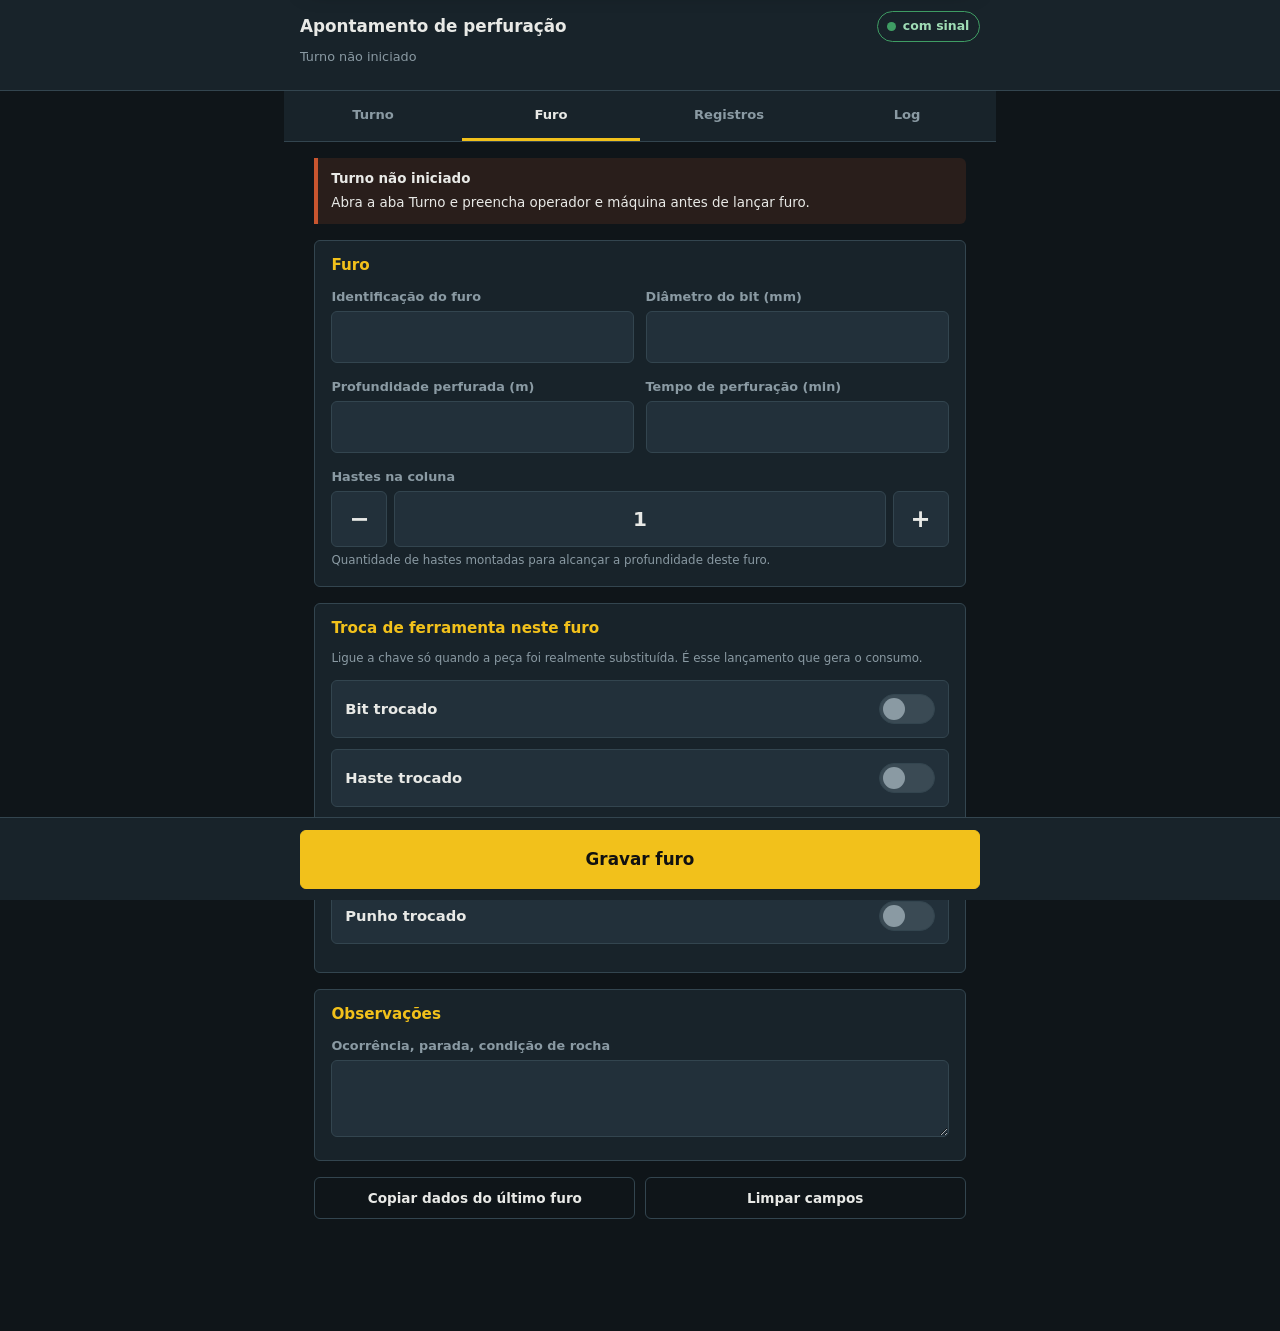
<file: apontamento.html>
<!DOCTYPE html>
<html lang="pt-BR">
<head>
<meta charset="utf-8">
<meta name="viewport" content="width=device-width, initial-scale=1, viewport-fit=cover">
<title>Apontamento de Perfuração</title>
<meta name="theme-color" content="#0f1519">
<link rel="manifest" href="manifest.webmanifest">
<link rel="icon" href="icone.svg">
<style>
/* ==========================================================
   Apontamento de Perfuração — interface para uso subterrâneo
   Alto contraste, alvos grandes (uso com luva), teclado
   numérico onde couber, fontes do sistema (funciona offline).
   ========================================================== */
:root{
  --fundo:#0f1519; --caixa:#18232a; --caixa2:#22303a;
  --linha:#33454f; --texto:#e8e9e6; --fraco:#8a9aa3;
  --sinal:#f2c11b; --ok:#3f9d64; --alerta:#c8552f;
  --raio:6px;
}
*{box-sizing:border-box;-webkit-tap-highlight-color:rgba(242,193,27,.2)}
html,body{margin:0}
body{
  background:var(--fundo);color:var(--texto);
  font-family:system-ui,-apple-system,"Segoe UI",Roboto,sans-serif;
  font-size:17px;line-height:1.5;padding-bottom:80px;
}
h1,h2,h3{margin:0;line-height:1.15}
button,input,select,textarea{font:inherit}
:focus-visible{outline:3px solid var(--sinal);outline-offset:2px}

/* ---------- barra de estado ---------- */
.barra{
  position:sticky;top:0;z-index:20;background:var(--caixa);
  border-bottom:1px solid var(--linha);padding:.7rem .9rem;
}
.barra__topo{display:flex;align-items:center;gap:.6rem}
.barra__titulo{font-size:1.05rem;font-weight:700;margin-right:auto}
.conexao{
  display:inline-flex;align-items:center;gap:.4rem;
  font-size:.78rem;font-weight:600;padding:.3rem .6rem;border-radius:999px;
  border:1px solid var(--linha);white-space:nowrap;
}
.conexao__ponto{width:9px;height:9px;border-radius:50%;background:var(--fraco)}
.conexao[data-estado="online"]{border-color:var(--ok);color:#9fdcb5}
.conexao[data-estado="online"] .conexao__ponto{background:var(--ok)}
.conexao[data-estado="offline"]{border-color:var(--alerta);color:#f0a98d}
.conexao[data-estado="offline"] .conexao__ponto{background:var(--alerta)}
.barra__turno{font-size:.8rem;color:var(--fraco);margin-top:.35rem}

/* ---------- abas ---------- */
.abas{display:flex;background:var(--caixa);border-bottom:1px solid var(--linha);position:sticky;top:0;z-index:19}
.aba{
  flex:1;background:none;border:none;color:var(--fraco);
  padding:.85rem .2rem;font-size:.82rem;font-weight:600;cursor:pointer;
  border-bottom:3px solid transparent;
}
.aba[aria-selected="true"]{color:var(--texto);border-bottom-color:var(--sinal)}

.tela{display:none;padding:1rem .9rem 2rem;max-width:680px;margin-inline:auto}
.barra__topo,.barra__turno{max-width:680px;margin-inline:auto}
.abas{max-width:712px;margin-inline:auto}
.gravar > .botao{max-width:680px;margin-inline:auto}
.tela[data-ativa="true"]{display:block}

/* ---------- formulário ---------- */
.bloco{background:var(--caixa);border:1px solid var(--linha);border-radius:var(--raio);padding:1rem;margin-bottom:1rem}
.bloco__titulo{font-size:.95rem;font-weight:700;margin-bottom:.8rem;color:var(--sinal)}
.campo{margin-bottom:.9rem}
.campo:last-child{margin-bottom:0}
.campo label{display:block;font-size:.8rem;color:var(--fraco);margin-bottom:.3rem;font-weight:600}
.campo input,.campo select,.campo textarea{
  width:100%;background:var(--caixa2);color:var(--texto);
  border:1px solid var(--linha);border-radius:var(--raio);padding:.75rem .7rem;
}
.campo textarea{resize:vertical}
.campo input[aria-invalid="true"],.campo select[aria-invalid="true"]{border-color:var(--alerta)}
.campo__dica{font-size:.74rem;color:var(--fraco);margin:.3rem 0 0}
.dupla{display:grid;grid-template-columns:1fr 1fr;gap:.7rem}

/* contador com botões grandes */
.contador{display:flex;align-items:stretch;gap:.4rem}
.contador input{text-align:center;font-size:1.25rem;font-weight:700}
.contador button{
  width:56px;flex:0 0 56px;background:var(--caixa2);color:var(--texto);
  border:1px solid var(--linha);border-radius:var(--raio);font-size:1.5rem;font-weight:700;cursor:pointer;
}
.contador button:active{background:var(--sinal);color:#111}

/* seleção rápida */
.opcoes{display:flex;flex-wrap:wrap;gap:.4rem}
.opcao{
  background:var(--caixa2);color:var(--texto);border:1px solid var(--linha);
  border-radius:var(--raio);padding:.6rem .8rem;font-size:.88rem;cursor:pointer;
}
.opcao[aria-pressed="true"]{background:var(--sinal);border-color:var(--sinal);color:#111;font-weight:700}

/* troca de componente */
.troca{border:1px solid var(--linha);border-radius:var(--raio);padding:.8rem;margin-bottom:.7rem;background:var(--caixa2)}
.troca__cabeca{display:flex;align-items:center;justify-content:space-between;gap:.6rem}
.troca__nome{font-weight:700;font-size:.92rem}
.troca__detalhe{margin-top:.8rem;display:none}
.troca[data-aberta="true"] .troca__detalhe{display:block}
.chave{
  position:relative;width:56px;height:30px;flex:0 0 56px;border-radius:999px;
  background:#3a4a54;border:1px solid var(--linha);cursor:pointer;padding:0;
}
.chave::after{
  content:"";position:absolute;top:3px;left:3px;width:22px;height:22px;border-radius:50%;
  background:var(--fraco);transition:transform .15s ease;
}
.chave[aria-checked="true"]{background:var(--sinal)}
.chave[aria-checked="true"]::after{transform:translateX(26px);background:#111}

/* botões */
.botao{
  display:block;width:100%;background:var(--sinal);color:#111;border:1px solid var(--sinal);
  border-radius:var(--raio);padding:1rem;font-size:1.05rem;font-weight:700;cursor:pointer;
}
.botao:active{background:#d9ab12}
.botao--vazio{background:transparent;color:var(--texto);border-color:var(--linha)}
.botao--perigo{background:transparent;color:#f0a98d;border-color:var(--alerta)}
.botao--linha{display:inline-block;width:auto;padding:.6rem .9rem;font-size:.85rem}
.acoes{display:flex;gap:.6rem;margin-top:1rem;flex-wrap:wrap}
.acoes .botao{flex:1 1 140px;width:auto}

/* avisos */
.aviso{
  border-left:4px solid var(--sinal);background:rgba(242,193,27,.1);
  padding:.7rem .8rem;font-size:.84rem;border-radius:0 var(--raio) var(--raio) 0;margin-bottom:1rem;
}
.aviso--alerta{border-left-color:var(--alerta);background:rgba(200,85,47,.14)}
.aviso strong{display:block;margin-bottom:.2rem}

/* indicadores do turno */
.indicadores{display:grid;grid-template-columns:1fr 1fr;gap:.6rem;margin-bottom:1rem}
.ind{background:var(--caixa);border:1px solid var(--linha);border-radius:var(--raio);padding:.8rem}
.ind__valor{font-size:1.7rem;font-weight:700;line-height:1}
.ind__nome{font-size:.74rem;color:var(--fraco);margin-top:.3rem}

/* lista de registros */
.registro{
  background:var(--caixa);border:1px solid var(--linha);border-radius:var(--raio);
  padding:.85rem;margin-bottom:.6rem;
}
.registro__cabeca{display:flex;align-items:baseline;gap:.5rem;margin-bottom:.4rem}
.registro__furo{font-weight:700;font-size:1rem}
.registro__hora{font-size:.76rem;color:var(--fraco);margin-left:auto}
.registro__dados{font-size:.85rem;color:#c3c9cc}
.registro__trocas{margin-top:.4rem;display:flex;flex-wrap:wrap;gap:.3rem}
.etiqueta{font-size:.72rem;padding:.15rem .45rem;border-radius:3px;border:1px solid var(--linha);background:var(--caixa2)}
.etiqueta--troca{border-color:var(--alerta);color:#f0a98d}
.estado{font-size:.72rem;padding:.15rem .45rem;border-radius:3px;font-weight:600}
.estado--local{background:#3a4a54;color:#d8dee1}
.estado--exportado{background:rgba(63,157,100,.25);color:#9fdcb5}
.estado--offline{background:rgba(200,85,47,.25);color:#f0a98d}

.vazio{border:1px dashed var(--linha);border-radius:var(--raio);padding:1.6rem;text-align:center;color:var(--fraco);font-size:.9rem}

.log{font-size:.8rem;border-collapse:collapse;width:100%}
.log th,.log td{text-align:left;padding:.45rem .4rem;border-bottom:1px solid var(--linha);vertical-align:top}
.log th{color:var(--fraco);font-size:.72rem}
.log__tipo{font-weight:700;white-space:nowrap}

.saida{
  background:#0a1013;border:1px solid var(--linha);border-radius:var(--raio);
  padding:.8rem;font-family:ui-monospace,monospace;font-size:.72rem;
  white-space:pre-wrap;max-height:300px;overflow:auto;margin-top:.8rem;
}

/* rodapé fixo de gravação */
.gravar{
  position:fixed;bottom:0;left:0;right:0;z-index:25;
  background:var(--caixa);border-top:1px solid var(--linha);padding:.7rem .9rem;
  padding-bottom:calc(.7rem + env(safe-area-inset-bottom));
}
.recado{
  position:fixed;left:.6rem;right:.6rem;top:.6rem;z-index:40;
  max-width:660px;margin-inline:auto;
  background:var(--ok);color:#06210f;font-weight:700;font-size:.9rem;
  padding:.8rem .9rem;border-radius:var(--raio);text-align:center;
  box-shadow:0 8px 22px rgba(0,0,0,.55);
  transform:translateY(-220%);transition:transform .22s ease;
  pointer-events:none;
}
.recado[data-visivel="true"]{transform:none}
.recado[data-tipo="erro"]{background:var(--alerta);color:#fff}

@media (prefers-reduced-motion:reduce){*{transition:none !important}}
</style>
</head>
<body>

<div class="barra">
  <div class="barra__topo">
    <span class="barra__titulo">Apontamento de perfuração</span>
    <span class="conexao" id="conexao" data-estado="online">
      <span class="conexao__ponto"></span><span id="conexaoTexto">com sinal</span>
    </span>
  </div>
  <p class="barra__turno" id="barraTurno">Turno não iniciado</p>
</div>

<div class="abas" role="tablist">
  <button class="aba" role="tab" id="abaTurno"  aria-selected="false" aria-controls="telaTurno">Turno</button>
  <button class="aba" role="tab" id="abaFuro"   aria-selected="true"  aria-controls="telaFuro">Furo</button>
  <button class="aba" role="tab" id="abaDados"  aria-selected="false" aria-controls="telaDados">Registros</button>
  <button class="aba" role="tab" id="abaLog"    aria-selected="false" aria-controls="telaLog">Log</button>
</div>

<!-- ================= TELA: TURNO ================= -->
<section class="tela" id="telaTurno" role="tabpanel" aria-labelledby="abaTurno">
  <div class="aviso" id="avisoTurno">
    <strong>Preencha uma vez por turno</strong>
    Estes dados vão em todos os furos lançados até você encerrar o turno.
  </div>

  <div class="bloco">
    <h2 class="bloco__titulo">Identificação</h2>
    <div class="campo">
      <label for="tOperador">Operador</label>
      <input id="tOperador" autocomplete="name">
    </div>
    <div class="campo">
      <label for="tMatricula">Matrícula</label>
      <input id="tMatricula" inputmode="numeric">
    </div>
    <div class="dupla">
      <div class="campo">
        <label for="tData">Data</label>
        <input id="tData" type="date">
      </div>
      <div class="campo">
        <label for="tTurno">Turno</label>
        <select id="tTurno"></select>
      </div>
    </div>
  </div>

  <div class="bloco">
    <h2 class="bloco__titulo">Equipamento e frente</h2>
    <div class="campo">
      <label>Perfuratriz</label>
      <div class="opcoes" id="opcoesMaquina"></div>
      <p class="campo__dica">Lista definida na configuração do app. Se faltar máquina, avise a Produção.</p>
    </div>
    <div class="campo">
      <label>Método</label>
      <div class="opcoes" id="opcoesMetodo"></div>
    </div>
    <div class="dupla">
      <div class="campo">
        <label for="tFrente">Frente / galeria</label>
        <input id="tFrente">
      </div>
      <div class="campo">
        <label for="tNivel">Nível</label>
        <input id="tNivel">
      </div>
    </div>
    <div class="campo">
      <label>Rosca da coluna</label>
      <div class="opcoes" id="opcoesRosca"></div>
    </div>
  </div>

  <div class="acoes">
    <button class="botao" id="iniciarTurno">Iniciar turno</button>
    <button class="botao botao--vazio" id="encerrarTurno">Encerrar turno</button>
  </div>
</section>

<!-- ================= TELA: FURO ================= -->
<section class="tela" data-ativa="true" id="telaFuro" role="tabpanel" aria-labelledby="abaFuro">
  <div class="aviso aviso--alerta" id="semTurno" hidden>
    <strong>Turno não iniciado</strong>
    Abra a aba Turno e preencha operador e máquina antes de lançar furo.
  </div>

  <div class="bloco">
    <h2 class="bloco__titulo">Furo</h2>
    <div class="dupla">
      <div class="campo">
        <label for="fFuro">Identificação do furo</label>
        <input id="fFuro" autocomplete="off">
      </div>
      <div class="campo">
        <label for="fDiametro">Diâmetro do bit (mm)</label>
        <input id="fDiametro" autocomplete="off" inputmode="decimal">
      </div>
    </div>
    <div class="dupla">
      <div class="campo">
        <label for="fProfundidade">Profundidade perfurada (m)</label>
        <input id="fProfundidade" autocomplete="off" inputmode="decimal">
      </div>
      <div class="campo">
        <label for="fTempo">Tempo de perfuração (min)</label>
        <input id="fTempo" autocomplete="off" inputmode="numeric">
      </div>
    </div>
    <div class="campo">
      <label for="fHastes">Hastes na coluna</label>
      <div class="contador">
        <button type="button" data-passo="-1" data-alvo="fHastes" aria-label="Menos uma haste">−</button>
        <input id="fHastes" autocomplete="off" inputmode="numeric" value="1">
        <button type="button" data-passo="1" data-alvo="fHastes" aria-label="Mais uma haste">+</button>
      </div>
      <p class="campo__dica">Quantidade de hastes montadas para alcançar a profundidade deste furo.</p>
    </div>
  </div>

  <div class="bloco">
    <h2 class="bloco__titulo">Troca de ferramenta neste furo</h2>
    <p class="campo__dica" style="margin-bottom:.8rem">
      Ligue a chave só quando a peça foi realmente substituída. É esse lançamento que gera o consumo.
    </p>
    <div id="trocas"></div>
  </div>

  <div class="bloco">
    <h2 class="bloco__titulo">Observações</h2>
    <div class="campo">
      <label for="fObs">Ocorrência, parada, condição de rocha</label>
      <textarea id="fObs" rows="2" autocomplete="off"></textarea>
    </div>
  </div>

  <div class="acoes">
    <button class="botao botao--vazio botao--linha" id="repetirUltimo">Copiar dados do último furo</button>
    <button class="botao botao--vazio botao--linha" id="limparFuro">Limpar campos</button>
  </div>
</section>

<!-- ================= TELA: REGISTROS ================= -->
<section class="tela" id="telaDados" role="tabpanel" aria-labelledby="abaDados">
  <div class="indicadores" id="indicadores"></div>

  <div class="acoes">
    <button class="botao" id="exportarCsv">Baixar CSV</button>
    <button class="botao botao--vazio" id="exportarJson">Baixar JSON (backup)</button>
  </div>
  <div class="acoes">
    <button class="botao botao--vazio" id="enviarServidor">Enviar ao servidor</button>
    <button class="botao botao--vazio" id="resumoZap">Resumo por WhatsApp</button>
  </div>

  <div class="aviso" id="avisoSinc"></div>

  <h3 style="font-size:.95rem;margin:1.4rem 0 .7rem">Furos lançados</h3>
  <div id="listaRegistros"></div>

  <div class="acoes" style="margin-top:1.6rem">
    <button class="botao botao--perigo" id="apagarTudo">Apagar tudo do aparelho</button>
  </div>
  <p class="campo__dica">
    Só apague depois de baixar o CSV e confirmar o recebimento. Não existe recuperação.
  </p>
</section>

<!-- ================= TELA: LOG ================= -->
<section class="tela" id="telaLog" role="tabpanel" aria-labelledby="abaLog">
  <div class="aviso">
    <strong>Log do aparelho</strong>
    Registra entradas, saídas de sinal, gravações e exportações, com data e hora do aparelho.
  </div>
  <div class="indicadores" id="indicadoresLog"></div>
  <div style="overflow-x:auto">
    <table class="log">
      <thead><tr><th>Quando</th><th>Evento</th><th>Detalhe</th></tr></thead>
      <tbody id="corpoLog"></tbody>
    </table>
  </div>
  <div class="acoes">
    <button class="botao botao--vazio" id="exportarLog">Baixar log em CSV</button>
  </div>
</section>

<div class="gravar">
  <button class="botao" id="gravarFuro">Gravar furo</button>
</div>

<div class="recado" id="recado" role="status" aria-live="polite"></div>

<script>
/* ============================================================
   CONFIGURAÇÃO  —  ajuste esta parte e só esta parte
   ------------------------------------------------------------
   Os valores abaixo são PLACEHOLDERS. Substitua pelas
   perfuratrizes, roscas e motivos reais usados na operação
   antes de entregar o app ao operador.
   ============================================================ */
const CONFIG = {
  // Identificação das perfuratrizes. Use a mesma codificação do PCP.
  maquinas: ['PERF-01', 'PERF-02', 'PERF-03', 'PERF-04'],

  metodos: ['Top hammer', 'Fundo de furo'],

  // Roscas conforme catálogo Rodopar
  roscas: ['R25', 'R28', 'R32', 'R38', 'T38', 'T45', 'T51', 'ST58'],

  turnos: ['1º turno', '2º turno', '3º turno'],

  // Componentes cujo consumo é apontado por furo
  componentes: [
    { id: 'bit',   nome: 'Bit',   temSerie: true },
    { id: 'haste', nome: 'Haste', temSerie: true },
    { id: 'luva',  nome: 'Luva',  temSerie: false },
    { id: 'punho', nome: 'Punho', temSerie: true }
  ],

  motivos: ['Desgaste normal', 'Quebra de inserto', 'Trinca', 'Rosca danificada',
            'Empenamento', 'Enviado para reafiação', 'Perda no furo', 'Outro'],

  /* Endpoint de sincronização. Deixe vazio enquanto o back-end
     não estiver definido — o botão "Enviar ao servidor" fica
     desabilitado e o operador é instruído a exportar o CSV.
     Quando existir, aceite POST com JSON no corpo. */
  endpoint: '',

  // Telefone que recebe o resumo por WhatsApp (só dígitos, com 55)
  whatsappSupervisao: ''
};

/* ============================================================
   ARMAZENAMENTO LOCAL
   Tudo fica no próprio aparelho (localStorage). Nada é enviado
   sem ação explícita do operador.
   ============================================================ */
const CHAVES = { turno: 'rdp.turno', furos: 'rdp.furos', log: 'rdp.log', disp: 'rdp.dispositivo' };

const ler = (k, padrao) => {
  try { const v = localStorage.getItem(k); return v ? JSON.parse(v) : padrao; }
  catch (e) { return padrao; }
};
const gravar = (k, v) => {
  try { localStorage.setItem(k, JSON.stringify(v)); return true; }
  catch (e) { mostrarRecado('Memória do aparelho cheia. Baixe o CSV agora.', 'erro'); return false; }
};

let turno = ler(CHAVES.turno, null);
let furos = ler(CHAVES.furos, []);
let eventos = ler(CHAVES.log, []);
let dispositivo = ler(CHAVES.disp, null);
if (!dispositivo) {
  dispositivo = 'APR-' + Math.random().toString(36).slice(2, 7).toUpperCase();
  gravar(CHAVES.disp, dispositivo);
}

const $ = (s) => document.querySelector(s);
const $$ = (s) => Array.from(document.querySelectorAll(s));
const agora = () => new Date().toISOString();
const hora = (iso) => new Date(iso).toLocaleString('pt-BR', { day: '2-digit', month: '2-digit', hour: '2-digit', minute: '2-digit' });
const num = (v) => { const n = parseFloat(String(v).replace(',', '.')); return isNaN(n) ? null : n; };

function registrarEvento(tipo, detalhe) {
  eventos.push({ em: agora(), tipo: tipo, detalhe: detalhe || '', online: navigator.onLine, dispositivo: dispositivo, operador: turno ? turno.matricula || turno.operador : '' });
  if (eventos.length > 800) eventos = eventos.slice(-800);
  gravar(CHAVES.log, eventos);
  desenharLog();
}

let cronometroRecado = null;
function mostrarRecado(texto, tipo) {
  const el = document.getElementById('recado');
  if (!el) return;
  el.textContent = texto;
  el.dataset.tipo = tipo || 'ok';
  el.dataset.visivel = 'true';
  if (cronometroRecado) clearTimeout(cronometroRecado);
  cronometroRecado = setTimeout(function () { el.dataset.visivel = 'false'; }, 3500);
}

/* ============================================================
   CONEXÃO — registra cada período sem sinal
   ============================================================ */
let inicioOffline = null;

function atualizarConexao(primeiraCarga) {
  const on = navigator.onLine;
  const el = $('#conexao');
  el.dataset.estado = on ? 'online' : 'offline';
  $('#conexaoTexto').textContent = on ? 'com sinal' : 'sem sinal — gravando no aparelho';

  if (primeiraCarga) {
    registrarEvento(on ? 'abertura-online' : 'abertura-offline', 'app aberto');
    if (!on) inicioOffline = Date.now();
    return;
  }
  if (!on) {
    inicioOffline = Date.now();
    registrarEvento('perda-de-sinal', 'início do período offline');
  } else {
    let dur = '';
    if (inicioOffline) {
      const min = Math.round((Date.now() - inicioOffline) / 60000);
      dur = 'período offline de ' + min + ' min';
      inicioOffline = null;
    }
    registrarEvento('retorno-de-sinal', dur);
    const pend = furos.filter((f) => !f.exportado).length;
    if (pend) mostrarRecado('Sinal de volta. ' + pend + ' furo(s) pendente(s) de envio.');
  }
  atualizarSinc();
}
window.addEventListener('online', () => atualizarConexao(false));
window.addEventListener('offline', () => atualizarConexao(false));

/* ============================================================
   ABAS
   ============================================================ */
$$('.aba').forEach((aba) => {
  aba.addEventListener('click', () => {
    $$('.aba').forEach((a) => a.setAttribute('aria-selected', String(a === aba)));
    $$('.tela').forEach((t) => { t.dataset.ativa = String(t.id === aba.getAttribute('aria-controls')); });
    $('.gravar').style.display = aba.id === 'abaFuro' ? 'block' : 'none';
    if (aba.id === 'abaDados') { desenharIndicadores(); desenharRegistros(); atualizarSinc(); }
    if (aba.id === 'abaLog') desenharLog();
    window.scrollTo(0, 0);
  });
});

/* ============================================================
   TELA TURNO
   ============================================================ */
function opcoesUnicas(alvo, lista, valorInicial) {
  const cont = $(alvo);
  cont.innerHTML = '';
  lista.forEach((v) => {
    const b = document.createElement('button');
    b.type = 'button'; b.className = 'opcao'; b.textContent = v;
    b.setAttribute('aria-pressed', String(v === valorInicial));
    b.addEventListener('click', () => {
      Array.from(cont.children).forEach((c) => c.setAttribute('aria-pressed', String(c === b)));
    });
    cont.appendChild(b);
  });
}
const escolhido = (alvo) => {
  const b = $(alvo + ' [aria-pressed="true"]');
  return b ? b.textContent : '';
};

$('#tTurno').innerHTML = CONFIG.turnos.map((t) => '<option>' + t + '</option>').join('');
opcoesUnicas('#opcoesMaquina', CONFIG.maquinas, turno && turno.maquina);
opcoesUnicas('#opcoesMetodo', CONFIG.metodos, turno ? turno.metodo : CONFIG.metodos[0]);
opcoesUnicas('#opcoesRosca', CONFIG.roscas, turno && turno.rosca);

function preencherTurno() {
  if (!turno) {
    $('#tData').value = new Date().toISOString().slice(0, 10);
    return;
  }
  $('#tOperador').value = turno.operador || '';
  $('#tMatricula').value = turno.matricula || '';
  $('#tData').value = turno.data || '';
  $('#tTurno').value = turno.turno || CONFIG.turnos[0];
  $('#tFrente').value = turno.frente || '';
  $('#tNivel').value = turno.nivel || '';
}

function barraTurno() {
  const el = $('#barraTurno');
  if (!turno) { el.textContent = 'Turno não iniciado'; $('#semTurno').hidden = false; return; }
  const doTurno = furos.filter((f) => f.turnoId === turno.id);
  el.textContent = turno.operador + ' · ' + turno.maquina + ' · ' + turno.turno +
    ' · ' + doTurno.length + ' furo(s) · ' + totalMetros(doTurno).toFixed(1) + ' m';
  $('#semTurno').hidden = true;
}

$('#iniciarTurno').addEventListener('click', () => {
  const operador = $('#tOperador').value.trim();
  const maquina = escolhido('#opcoesMaquina');
  $('#tOperador').setAttribute('aria-invalid', String(!operador));
  if (!operador || !maquina) {
    mostrarRecado('Informe o operador e escolha a perfuratriz.', 'erro');
    return;
  }
  turno = {
    id: 'T' + Date.now(),
    operador: operador,
    matricula: $('#tMatricula').value.trim(),
    data: $('#tData').value,
    turno: $('#tTurno').value,
    maquina: maquina,
    metodo: escolhido('#opcoesMetodo'),
    rosca: escolhido('#opcoesRosca'),
    frente: $('#tFrente').value.trim(),
    nivel: $('#tNivel').value.trim(),
    abertoEm: agora(),
    dispositivo: dispositivo
  };
  gravar(CHAVES.turno, turno);
  registrarEvento('turno-iniciado', turno.operador + ' / ' + turno.maquina + ' / ' + turno.turno);
  barraTurno();
  mostrarRecado('Turno iniciado. Pode lançar os furos.');
  $('#abaFuro').click();
});

$('#encerrarTurno').addEventListener('click', () => {
  if (!turno) { mostrarRecado('Nenhum turno aberto.', 'erro'); return; }
  const doTurno = furos.filter((f) => f.turnoId === turno.id);
  const pend = doTurno.filter((f) => !f.exportado).length;
  if (!confirm('Encerrar o turno de ' + turno.operador + '?\n' + doTurno.length +
      ' furo(s) lançado(s), ' + pend + ' pendente(s) de envio.\nOs registros continuam no aparelho.')) return;
  registrarEvento('turno-encerrado', doTurno.length + ' furos, ' + totalMetros(doTurno).toFixed(1) + ' m');
  turno = null;
  localStorage.removeItem(CHAVES.turno);
  barraTurno();
  mostrarRecado('Turno encerrado. Não esqueça de baixar o CSV.');
});

/* ============================================================
   TELA FURO
   ============================================================ */
$$('.contador button').forEach((b) => {
  b.addEventListener('click', () => {
    const campo = document.getElementById(b.dataset.alvo);
    const atual = parseInt(campo.value, 10) || 0;
    campo.value = Math.max(0, atual + parseInt(b.dataset.passo, 10));
  });
});

$('#trocas').innerHTML = CONFIG.componentes.map((c) => `
  <div class="troca" id="troca-${c.id}">
    <div class="troca__cabeca">
      <span class="troca__nome">${c.nome} trocado</span>
      <button type="button" class="chave" role="switch" aria-checked="false"
              data-comp="${c.id}" aria-label="Trocou ${c.nome.toLowerCase()}?"></button>
    </div>
    <div class="troca__detalhe">
      <div class="campo">
        <label for="motivo-${c.id}">Motivo da troca</label>
        <select id="motivo-${c.id}">${CONFIG.motivos.map((m) => '<option>' + m + '</option>').join('')}</select>
      </div>
      ${c.temSerie ? `
      <div class="campo">
        <label for="serie-${c.id}">Código ou série da peça retirada</label>
        <input id="serie-${c.id}" autocomplete="off">
      </div>
      <div class="campo">
        <label for="metros-${c.id}">Metros acumulados da peça retirada</label>
        <input id="metros-${c.id}" inputmode="decimal" autocomplete="off">
        <p class="campo__dica">Se não houver controle por peça, deixe vazio. Não estime.</p>
      </div>` : ''}
    </div>
  </div>`).join('');

$$('.chave').forEach((ch) => {
  ch.addEventListener('click', () => {
    const ligada = ch.getAttribute('aria-checked') === 'true';
    ch.setAttribute('aria-checked', String(!ligada));
    document.getElementById('troca-' + ch.dataset.comp).dataset.aberta = String(!ligada);
  });
});

function limparFuro(manterCabecalho) {
  if (!manterCabecalho) {
    $('#fDiametro').value = '';
    $('#fHastes').value = '1';
  }
  $('#fFuro').value = '';
  $('#fProfundidade').value = '';
  $('#fTempo').value = '';
  $('#fObs').value = '';
  $$('.chave').forEach((ch) => {
    ch.setAttribute('aria-checked', 'false');
    document.getElementById('troca-' + ch.dataset.comp).dataset.aberta = 'false';
  });
  CONFIG.componentes.forEach((c) => {
    if (!c.temSerie) return;
    const s = $('#serie-' + c.id); if (s) s.value = '';
    const m = $('#metros-' + c.id); if (m) m.value = '';
  });
  $$('[aria-invalid="true"]').forEach((e) => e.removeAttribute('aria-invalid'));
}

$('#limparFuro').addEventListener('click', () => { limparFuro(false); mostrarRecado('Campos limpos.'); });

$('#repetirUltimo').addEventListener('click', () => {
  const ultimo = furos[furos.length - 1];
  if (!ultimo) { mostrarRecado('Nenhum furo lançado ainda.', 'erro'); return; }
  $('#fDiametro').value = ultimo.diametro != null ? ultimo.diametro : '';
  $('#fHastes').value = ultimo.hastes != null ? ultimo.hastes : 1;
  $('#fProfundidade').value = ultimo.profundidade != null ? ultimo.profundidade : '';
  mostrarRecado('Diâmetro, hastes e profundidade copiados. Confira antes de gravar.');
});

$('#gravarFuro').addEventListener('click', () => {
  if (!turno) { mostrarRecado('Inicie o turno antes de lançar furo.', 'erro'); $('#abaTurno').click(); return; }

  const idFuro = $('#fFuro').value.trim();
  const prof = num($('#fProfundidade').value);
  $('#fFuro').setAttribute('aria-invalid', String(!idFuro));
  $('#fProfundidade').setAttribute('aria-invalid', String(prof === null));
  if (!idFuro || prof === null) {
    mostrarRecado('Identificação do furo e profundidade são obrigatórias.', 'erro');
    return;
  }

  const trocas = [];
  CONFIG.componentes.forEach((c) => {
    const ch = document.querySelector('.chave[data-comp="' + c.id + '"]');
    if (ch.getAttribute('aria-checked') !== 'true') return;
    trocas.push({
      componente: c.nome,
      motivo: $('#motivo-' + c.id).value,
      serie: c.temSerie ? ($('#serie-' + c.id).value.trim() || null) : null,
      metrosAcumulados: c.temSerie ? num($('#metros-' + c.id).value) : null
    });
  });

  const registro = {
    id: 'F' + Date.now() + '-' + Math.random().toString(36).slice(2, 6),
    turnoId: turno.id,
    operador: turno.operador,
    matricula: turno.matricula,
    data: turno.data,
    turno: turno.turno,
    maquina: turno.maquina,
    metodo: turno.metodo,
    rosca: turno.rosca,
    frente: turno.frente,
    nivel: turno.nivel,
    furo: idFuro,
    diametro: num($('#fDiametro').value),
    profundidade: prof,
    tempoMin: num($('#fTempo').value),
    hastes: parseInt($('#fHastes').value, 10) || null,
    trocas: trocas,
    observacao: $('#fObs').value.trim(),
    gravadoEm: agora(),
    gravadoOffline: !navigator.onLine,
    dispositivo: dispositivo,
    exportado: false,
    enviadoEm: null
  };

  furos.push(registro);
  if (!gravar(CHAVES.furos, furos)) { furos.pop(); return; }

  registrarEvento(navigator.onLine ? 'furo-gravado' : 'furo-gravado-offline',
    'furo ' + idFuro + ' · ' + prof + ' m · ' + trocas.length + ' troca(s)');
  limparFuro(false);
  barraTurno();
  mostrarRecado('Furo ' + idFuro + ' gravado' + (navigator.onLine ? '.' : ' sem sinal.'));
  $('#fFuro').focus();
});

/* ============================================================
   INDICADORES E LISTA
   ============================================================ */
const totalMetros = (lista) => lista.reduce((s, f) => s + (f.profundidade || 0), 0);
const contaTrocas = (lista, comp) =>
  lista.reduce((s, f) => s + f.trocas.filter((t) => t.componente === comp).length, 0);

function desenharIndicadores() {
  const doTurno = turno ? furos.filter((f) => f.turnoId === turno.id) : furos;
  const metros = totalMetros(doTurno);
  const bits = contaTrocas(doTurno, 'Bit');
  const cards = [
    { v: doTurno.length, n: 'furos lançados' },
    { v: metros.toFixed(1), n: 'metros perfurados' },
    { v: bits, n: 'bits trocados' },
    { v: bits ? (metros / bits).toFixed(1) : '—', n: 'metros por bit trocado' },
    { v: contaTrocas(doTurno, 'Haste'), n: 'hastes trocadas' },
    { v: furos.filter((f) => !f.exportado).length, n: 'pendentes de envio' }
  ];
  $('#indicadores').innerHTML = cards.map((c) =>
    `<div class="ind"><div class="ind__valor">${c.v}</div><div class="ind__nome">${c.n}</div></div>`).join('');
}

function desenharRegistros() {
  if (!furos.length) {
    $('#listaRegistros').innerHTML = '<div class="vazio">Nenhum furo lançado neste aparelho.</div>';
    return;
  }
  $('#listaRegistros').innerHTML = furos.slice().reverse().map((f) => `
    <div class="registro">
      <div class="registro__cabeca">
        <span class="registro__furo">${f.furo}</span>
        <span class="estado ${f.exportado ? 'estado--exportado' : (f.gravadoOffline ? 'estado--offline' : 'estado--local')}">
          ${f.exportado ? 'exportado' : (f.gravadoOffline ? 'offline' : 'no aparelho')}
        </span>
        <span class="registro__hora">${hora(f.gravadoEm)}</span>
      </div>
      <div class="registro__dados">
        ${f.profundidade} m · ${f.hastes || '—'} haste(s) · ${f.diametro ? f.diametro + ' mm' : 'sem diâmetro'}<br>
        ${f.maquina} · ${f.rosca || 'rosca não informada'} · ${f.operador}
      </div>
      ${f.trocas.length ? `<div class="registro__trocas">${f.trocas.map((t) =>
        `<span class="etiqueta etiqueta--troca">${t.componente}: ${t.motivo}</span>`).join('')}</div>` : ''}
      ${f.observacao ? `<div class="registro__dados" style="margin-top:.4rem;font-style:italic">${f.observacao}</div>` : ''}
    </div>`).join('');
}

function atualizarSinc() {
  const pend = furos.filter((f) => !f.exportado).length;
  const el = $('#avisoSinc');
  const botao = $('#enviarServidor');
  if (!CONFIG.endpoint) {
    botao.disabled = true;
    botao.style.opacity = '.45';
    el.className = 'aviso aviso--alerta';
    el.innerHTML = '<strong>Sem servidor configurado</strong>' +
      'O envio automático está desligado porque o endereço do back-end não foi definido. ' +
      'Baixe o CSV no fim do turno e entregue à Produção. ' + pend + ' furo(s) pendente(s).';
    return;
  }
  botao.disabled = false;
  botao.style.opacity = '1';
  el.className = 'aviso';
  el.innerHTML = navigator.onLine
    ? '<strong>' + pend + ' furo(s) pendente(s)</strong>Toque em Enviar ao servidor.'
    : '<strong>Sem sinal</strong>' + pend + ' furo(s) aguardando. O envio é feito quando o sinal voltar.';
}

/* ============================================================
   EXPORTAÇÃO
   ============================================================ */
function baixar(nome, conteudo, tipo) {
  const blob = new Blob(['\ufeff' + conteudo], { type: tipo + ';charset=utf-8' });
  const url = URL.createObjectURL(blob);
  const a = document.createElement('a');
  a.href = url; a.download = nome;
  document.body.appendChild(a); a.click(); a.remove();
  setTimeout(() => URL.revokeObjectURL(url), 4000);
}

const csvCampo = (v) => '"' + String(v == null ? '' : v).replace(/"/g, '""') + '"';

function montarCsv() {
  const cab = ['id', 'data', 'turno', 'operador', 'matricula', 'maquina', 'metodo', 'rosca',
    'frente', 'nivel', 'furo', 'diametro_mm', 'profundidade_m', 'tempo_min', 'hastes',
    'bit_trocado', 'bit_motivo', 'bit_serie', 'bit_metros_acum',
    'haste_trocada', 'haste_motivo', 'haste_serie', 'haste_metros_acum',
    'luva_trocada', 'luva_motivo', 'punho_trocado', 'punho_motivo', 'punho_serie',
    'observacao', 'gravado_em', 'gravado_offline', 'dispositivo'];
  const t = (f, nome) => f.trocas.find((x) => x.componente === nome) || {};
  const linhas = furos.map((f) => {
    const b = t(f, 'Bit'), h = t(f, 'Haste'), l = t(f, 'Luva'), p = t(f, 'Punho');
    return [f.id, f.data, f.turno, f.operador, f.matricula, f.maquina, f.metodo, f.rosca,
      f.frente, f.nivel, f.furo, f.diametro, f.profundidade, f.tempoMin, f.hastes,
      b.componente ? 'sim' : 'nao', b.motivo, b.serie, b.metrosAcumulados,
      h.componente ? 'sim' : 'nao', h.motivo, h.serie, h.metrosAcumulados,
      l.componente ? 'sim' : 'nao', l.motivo,
      p.componente ? 'sim' : 'nao', p.motivo, p.serie,
      f.observacao, f.gravadoEm, f.gravadoOffline ? 'sim' : 'nao', f.dispositivo]
      .map(csvCampo).join(';');
  });
  return [cab.join(';')].concat(linhas).join('\r\n');
}

function marcarExportados() {
  furos.forEach((f) => { f.exportado = true; });
  gravar(CHAVES.furos, furos);
  desenharRegistros(); desenharIndicadores(); atualizarSinc();
}

$('#exportarCsv').addEventListener('click', () => {
  if (!furos.length) { mostrarRecado('Nada para exportar.', 'erro'); return; }
  const nome = 'apontamento_' + (turno ? turno.maquina + '_' : '') + new Date().toISOString().slice(0, 10) + '.csv';
  baixar(nome, montarCsv(), 'text/csv');
  registrarEvento('exportacao-csv', furos.length + ' furos · ' + nome);
  marcarExportados();
  mostrarRecado('CSV baixado. Entregue o arquivo à Produção.');
});

$('#exportarJson').addEventListener('click', () => {
  const pacote = { dispositivo: dispositivo, geradoEm: agora(), turnoAtual: turno, furos: furos, log: eventos };
  baixar('backup_apontamento_' + new Date().toISOString().slice(0, 10) + '.json',
    JSON.stringify(pacote, null, 2), 'application/json');
  registrarEvento('exportacao-json', furos.length + ' furos, ' + eventos.length + ' eventos');
  mostrarRecado('Backup completo baixado.');
});

$('#exportarLog').addEventListener('click', () => {
  const cab = 'quando;evento;detalhe;online;dispositivo;operador';
  const linhas = eventos.map((e) => [e.em, e.tipo, e.detalhe, e.online ? 'sim' : 'nao', e.dispositivo, e.operador].map(csvCampo).join(';'));
  baixar('log_' + dispositivo + '_' + new Date().toISOString().slice(0, 10) + '.csv',
    [cab].concat(linhas).join('\r\n'), 'text/csv');
  mostrarRecado('Log baixado.');
});

$('#resumoZap').addEventListener('click', () => {
  const doTurno = turno ? furos.filter((f) => f.turnoId === turno.id) : furos;
  if (!doTurno.length) { mostrarRecado('Nenhum furo no turno.', 'erro'); return; }
  const metros = totalMetros(doTurno);
  const bits = contaTrocas(doTurno, 'Bit');
  const texto = [
    'APONTAMENTO DE PERFURAÇÃO',
    turno ? turno.data + ' · ' + turno.turno + ' · ' + turno.maquina : '',
    turno ? 'Operador: ' + turno.operador : '',
    'Furos: ' + doTurno.length,
    'Metros: ' + metros.toFixed(1),
    'Bits trocados: ' + bits,
    'Hastes trocadas: ' + contaTrocas(doTurno, 'Haste'),
    'Luvas trocadas: ' + contaTrocas(doTurno, 'Luva'),
    'Punhos trocados: ' + contaTrocas(doTurno, 'Punho'),
    '',
    'Resumo gerado no aparelho ' + dispositivo + '. CSV com o detalhe por furo foi baixado separadamente.'
  ].filter(Boolean).join('\n');
  const base = CONFIG.whatsappSupervisao
    ? 'https://wa.me/' + CONFIG.whatsappSupervisao + '?text='
    : 'https://wa.me/?text=';
  window.open(base + encodeURIComponent(texto), '_blank');
  registrarEvento('resumo-whatsapp', doTurno.length + ' furos');
});

$('#enviarServidor').addEventListener('click', async () => {
  if (!CONFIG.endpoint) return;
  const pendentes = furos.filter((f) => !f.exportado);
  if (!pendentes.length) { mostrarRecado('Nada pendente.'); return; }
  if (!navigator.onLine) { mostrarRecado('Sem sinal. Tente quando o sinal voltar.', 'erro'); return; }
  try {
    const r = await fetch(CONFIG.endpoint, {
      method: 'POST',
      headers: { 'Content-Type': 'application/json' },
      body: JSON.stringify({ dispositivo: dispositivo, furos: pendentes, log: eventos.slice(-100) })
    });
    if (!r.ok) throw new Error('HTTP ' + r.status);
    pendentes.forEach((f) => { f.exportado = true; f.enviadoEm = agora(); });
    gravar(CHAVES.furos, furos);
    registrarEvento('envio-servidor', pendentes.length + ' furos enviados');
    desenharRegistros(); desenharIndicadores(); atualizarSinc();
    mostrarRecado(pendentes.length + ' furo(s) enviado(s).');
  } catch (e) {
    registrarEvento('falha-envio', String(e.message || e));
    mostrarRecado('Falha no envio. Os dados continuam no aparelho.', 'erro');
  }
});

$('#apagarTudo').addEventListener('click', () => {
  const pend = furos.filter((f) => !f.exportado).length;
  if (pend && !confirm('Existem ' + pend + ' furo(s) que nunca foram exportados. Apagar mesmo assim?')) return;
  if (!confirm('Apagar TODOS os furos e o log deste aparelho? Não há recuperação.')) return;
  furos = []; eventos = [];
  gravar(CHAVES.furos, furos); gravar(CHAVES.log, eventos);
  registrarEvento('base-apagada', 'apagado pelo usuário no aparelho');
  desenharRegistros(); desenharIndicadores(); atualizarSinc(); desenharLog();
  mostrarRecado('Base local apagada.');
});

/* ============================================================
   LOG
   ============================================================ */
function desenharLog() {
  const corpo = $('#corpoLog');
  if (!corpo) return;
  corpo.innerHTML = eventos.slice().reverse().slice(0, 200).map((e) =>
    `<tr><td>${hora(e.em)}</td><td class="log__tipo">${e.tipo}</td><td>${e.detalhe || '—'}</td></tr>`).join('')
    || '<tr><td colspan="3">Sem eventos.</td></tr>';

  const perdas = eventos.filter((e) => e.tipo === 'perda-de-sinal').length;
  const offline = eventos.filter((e) => e.tipo === 'furo-gravado-offline').length;
  $('#indicadoresLog').innerHTML = [
    { v: eventos.length, n: 'eventos registrados' },
    { v: perdas, n: 'quedas de sinal' },
    { v: offline, n: 'furos gravados sem sinal' },
    { v: dispositivo, n: 'aparelho' }
  ].map((c) => `<div class="ind"><div class="ind__valor" style="font-size:${String(c.v).length > 6 ? '1rem' : '1.7rem'}">${c.v}</div><div class="ind__nome">${c.n}</div></div>`).join('');
}

/* ============================================================
   INICIALIZAÇÃO
   ============================================================ */
preencherTurno();
limparFuro(false);   // campos de furo sempre em branco na abertura
barraTurno();
desenharIndicadores();
desenharRegistros();
desenharLog();
atualizarConexao(true);
atualizarSinc();

if ('serviceWorker' in navigator) {
  window.addEventListener('load', () => {
    navigator.serviceWorker.register('sw.js').catch(() => {
      mostrarRecado('App não ficou disponível offline. Abra com sinal uma vez.', 'erro');
    });
  });
}
</script>
</body>
</html>
</file>
